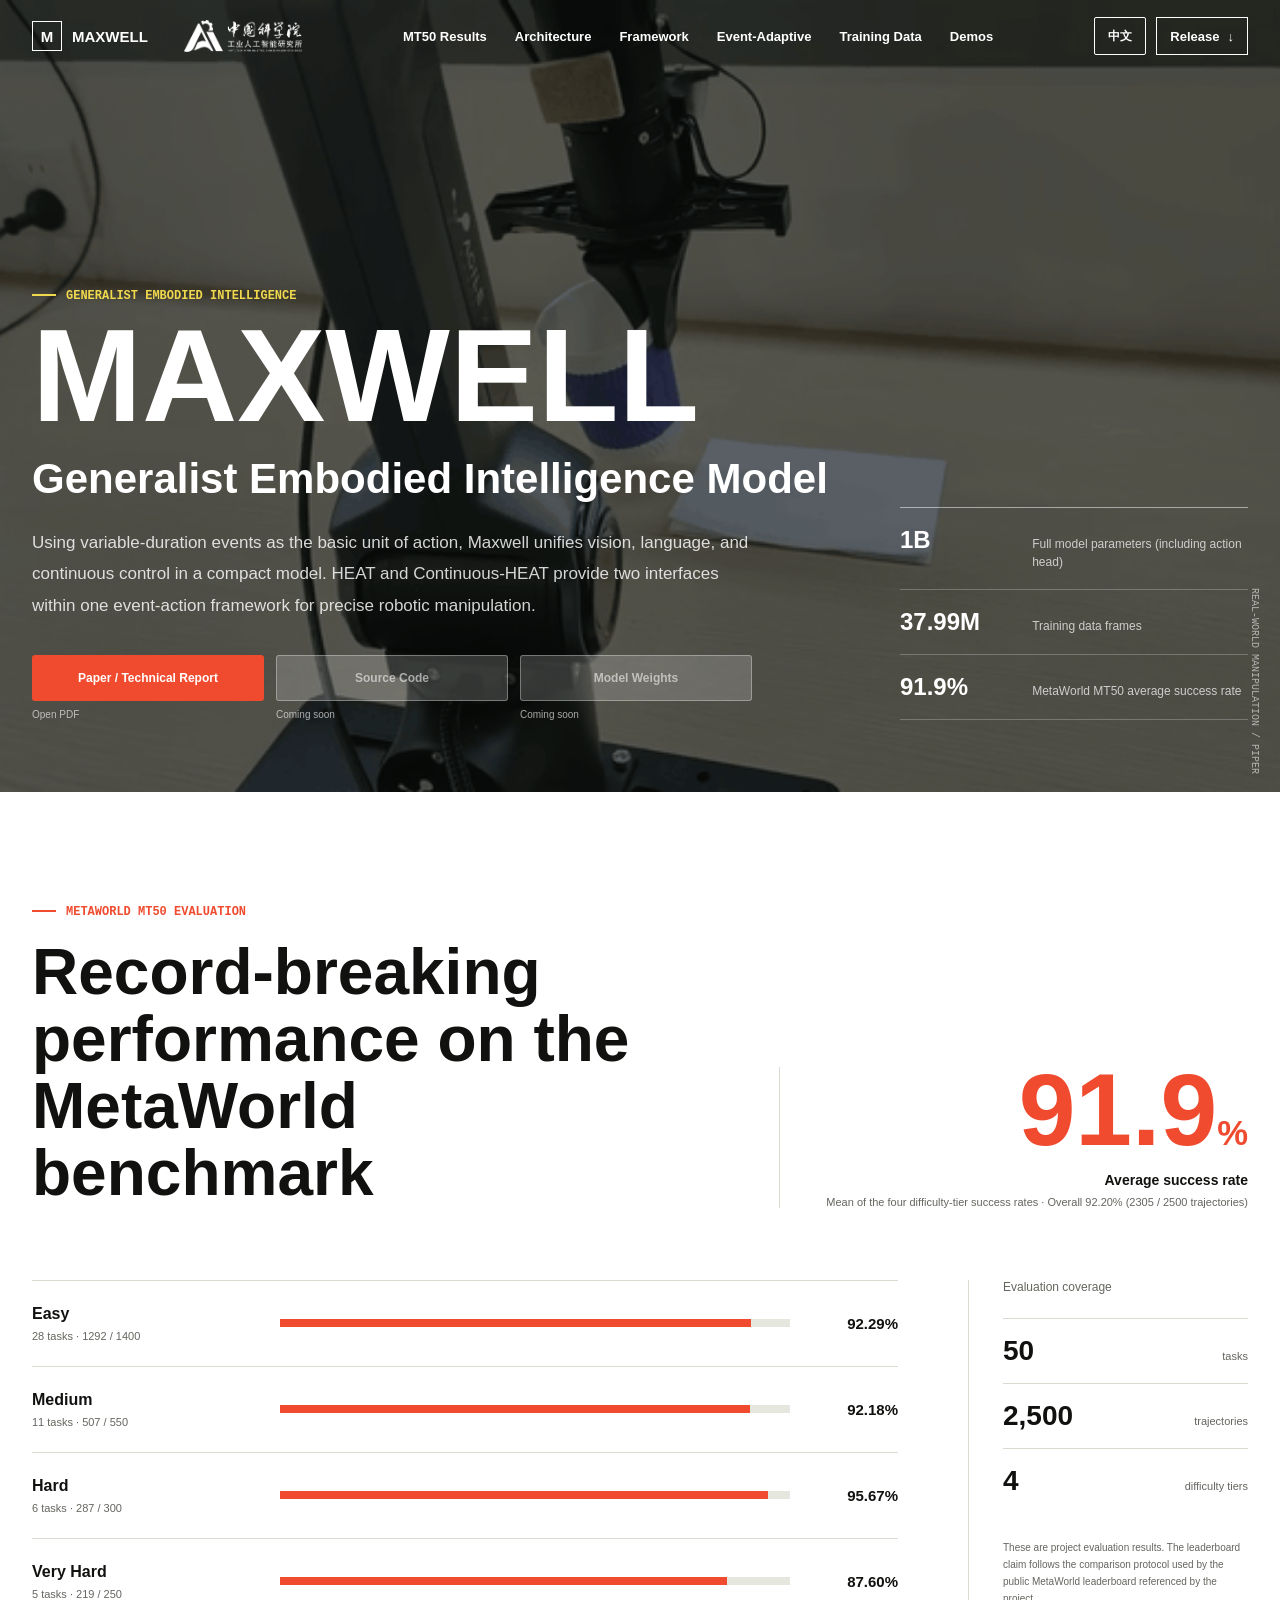
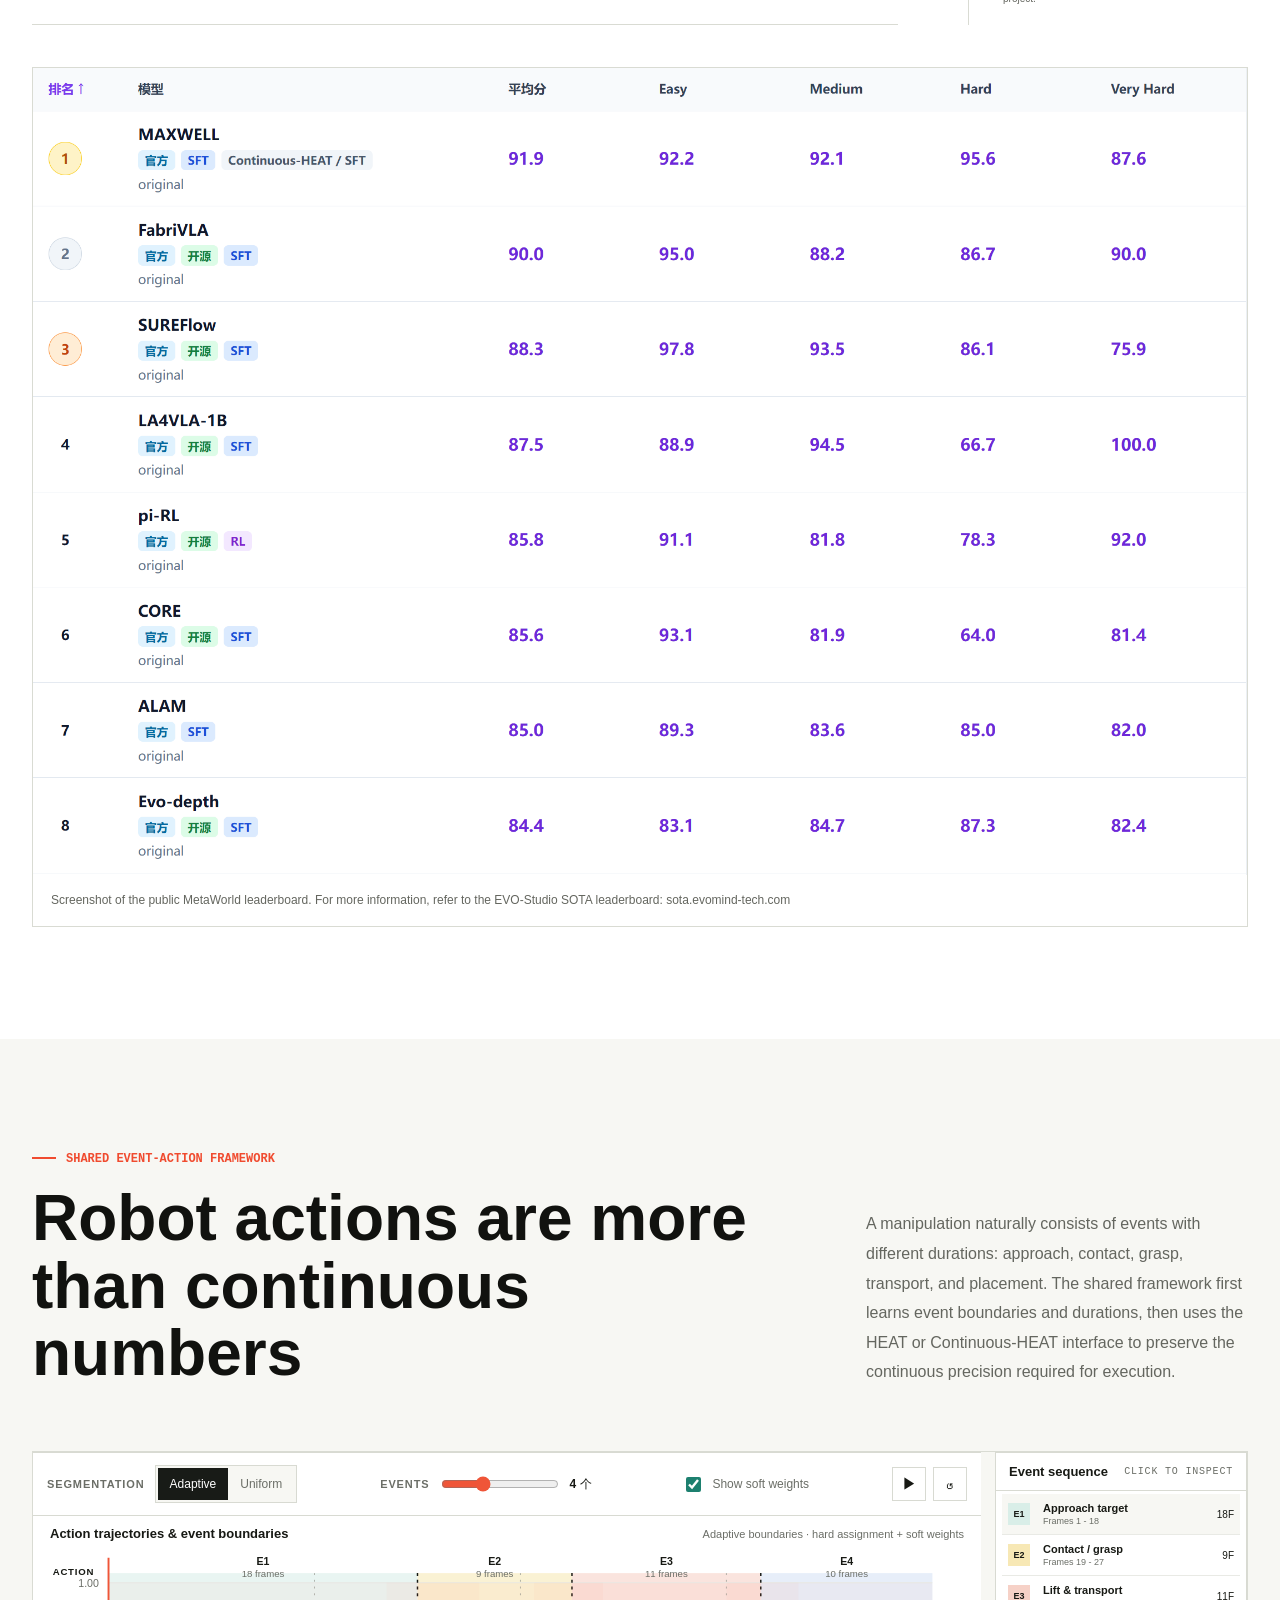
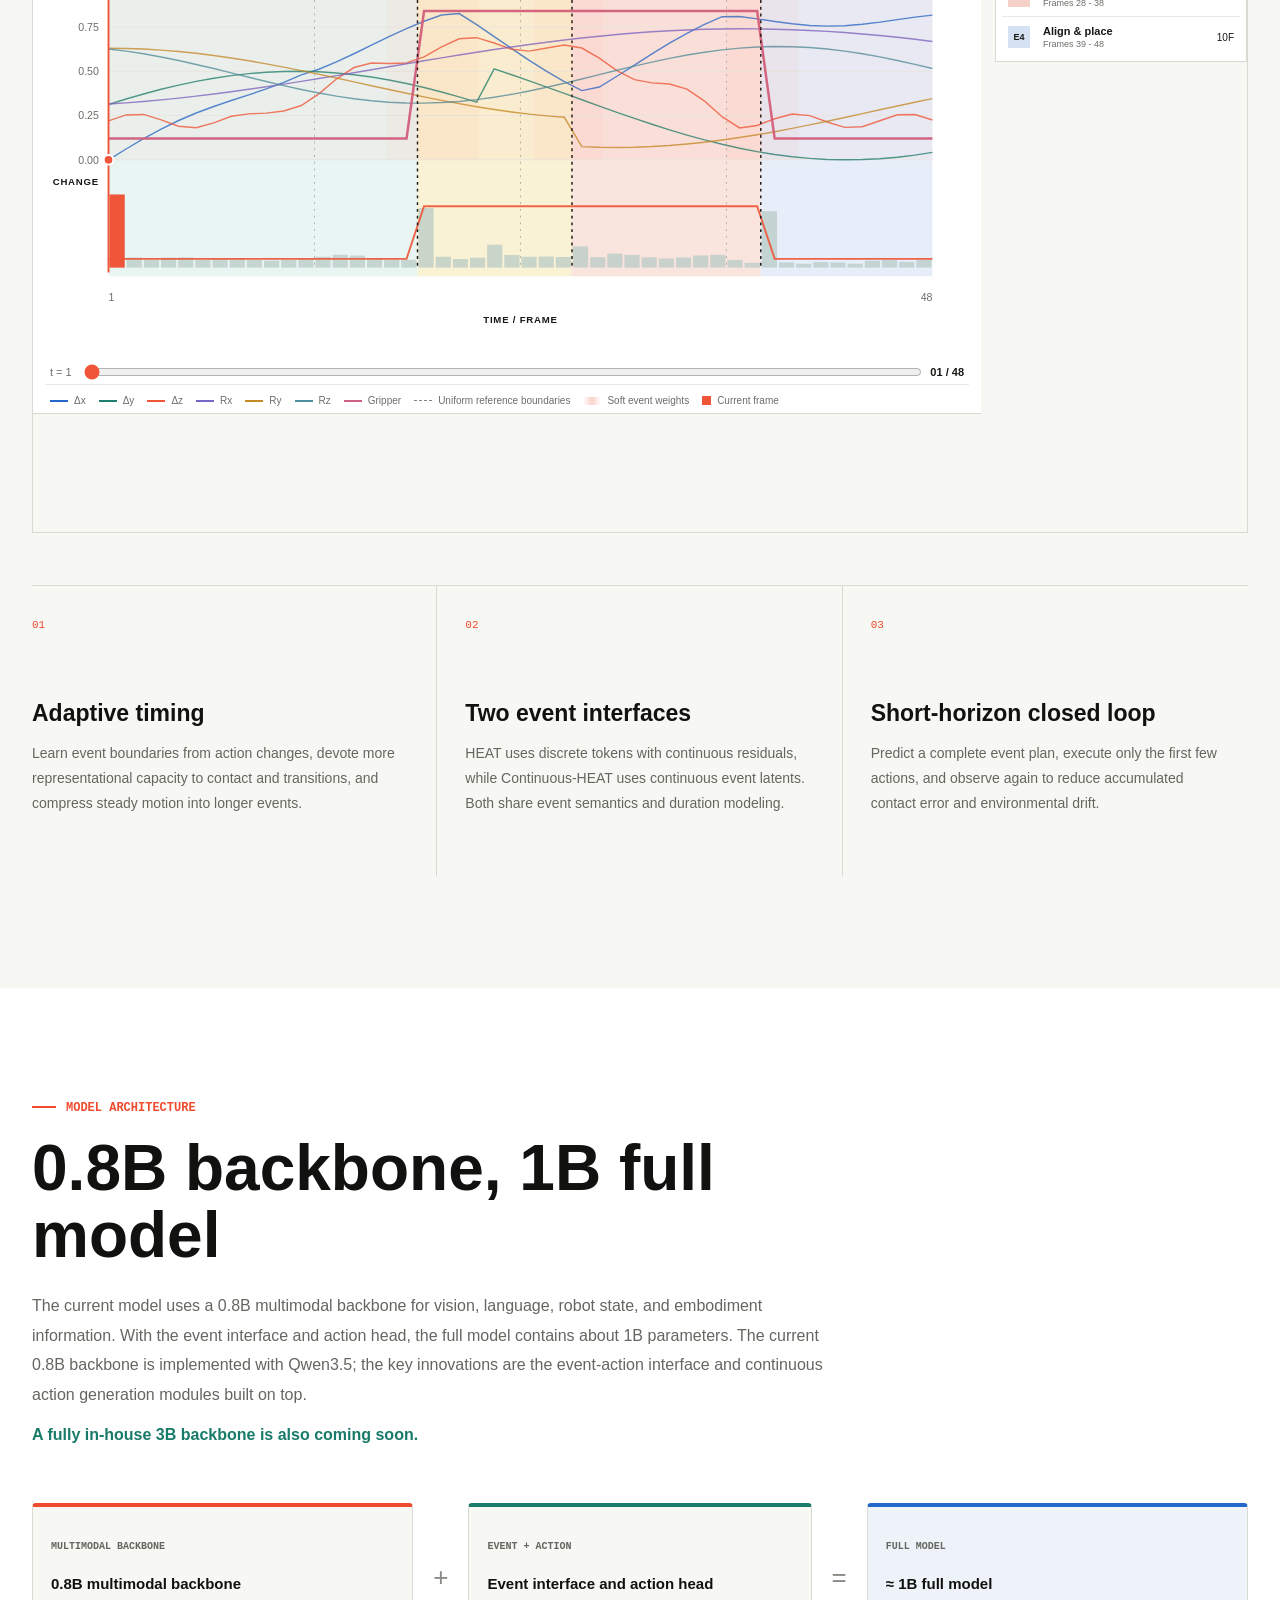
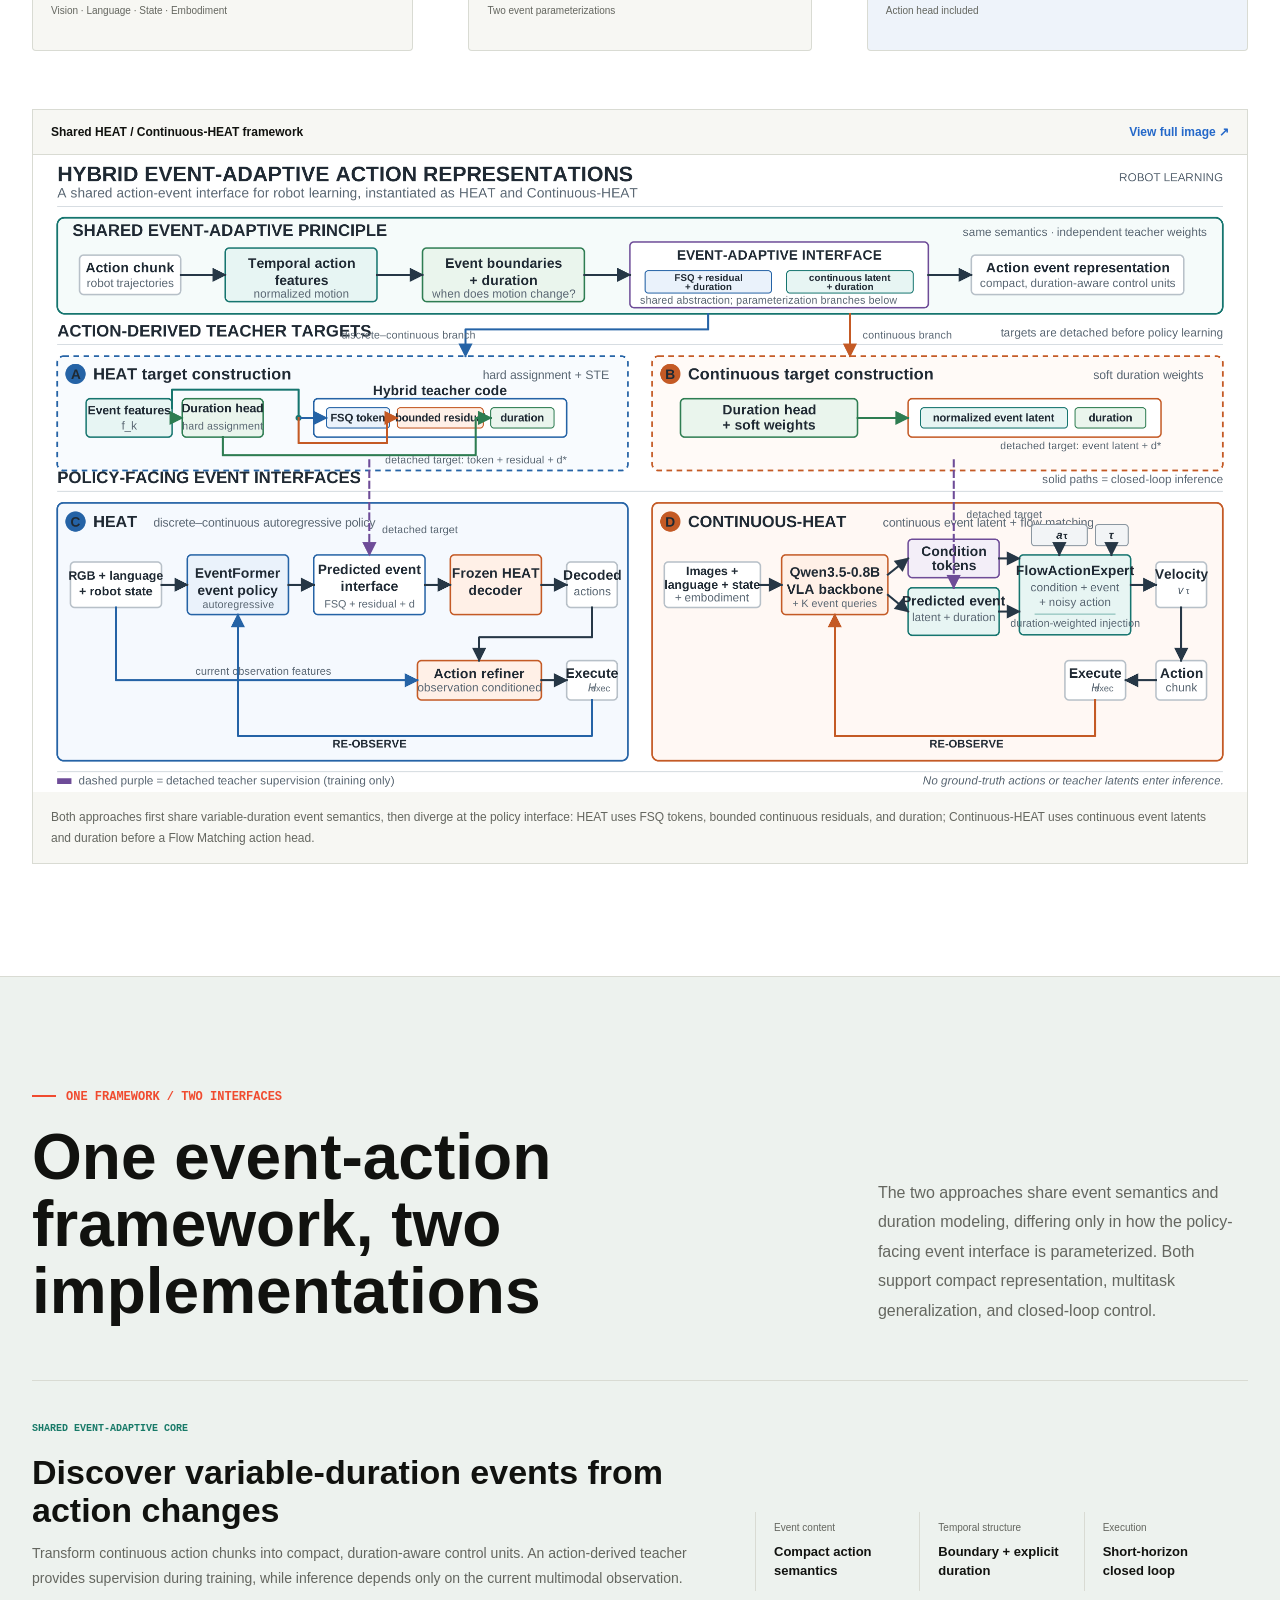
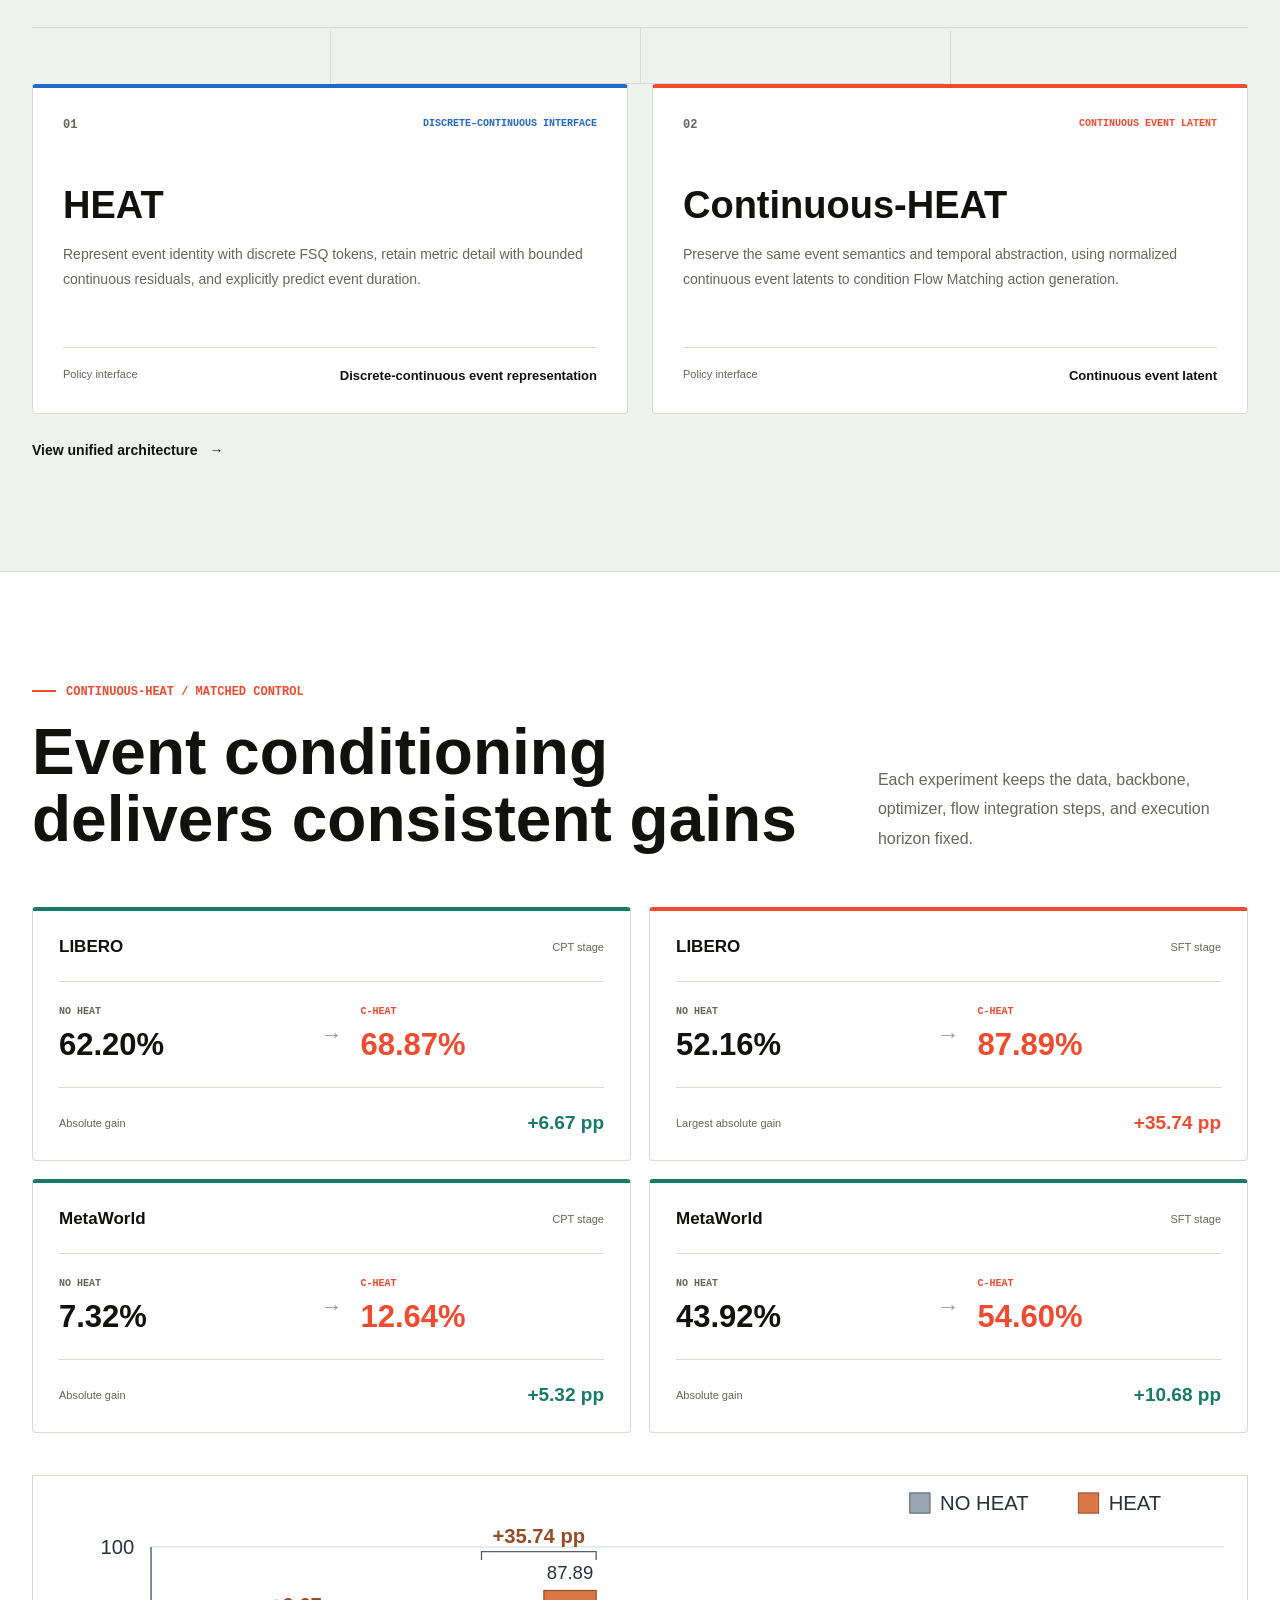
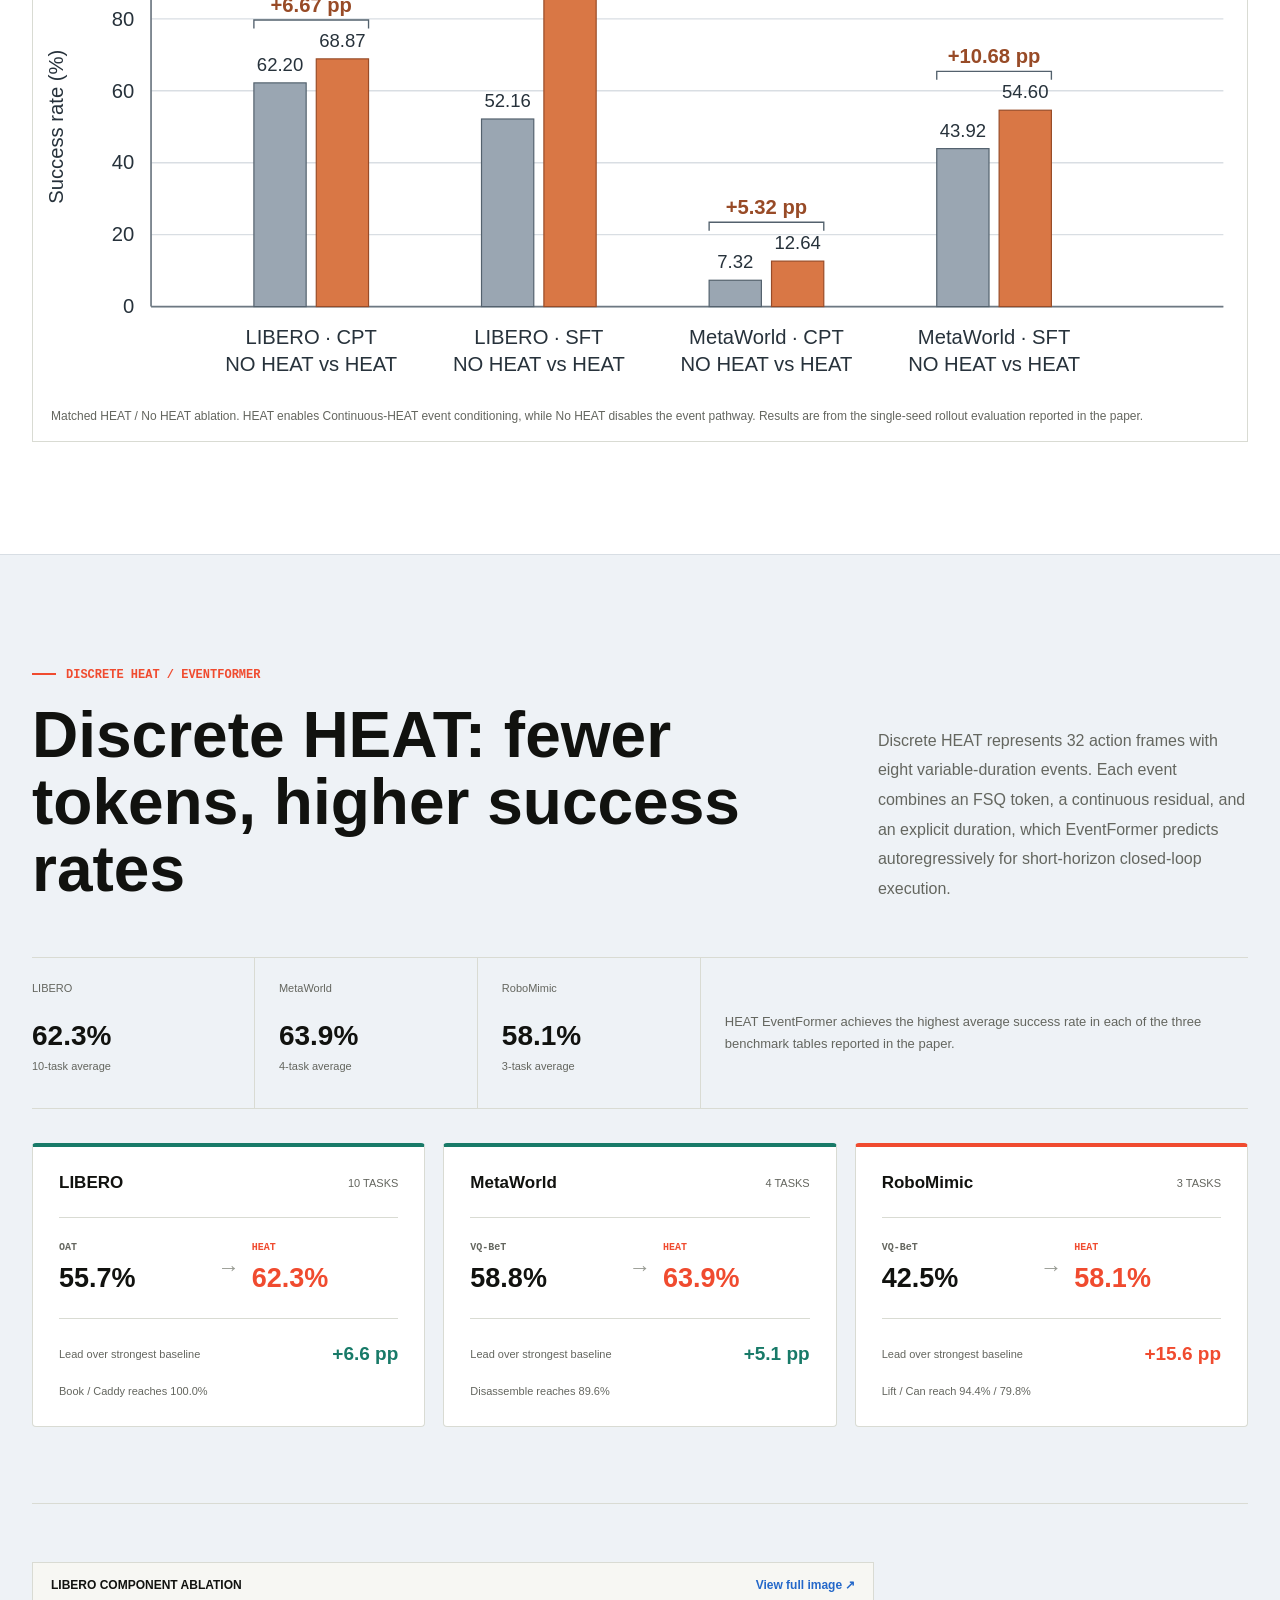
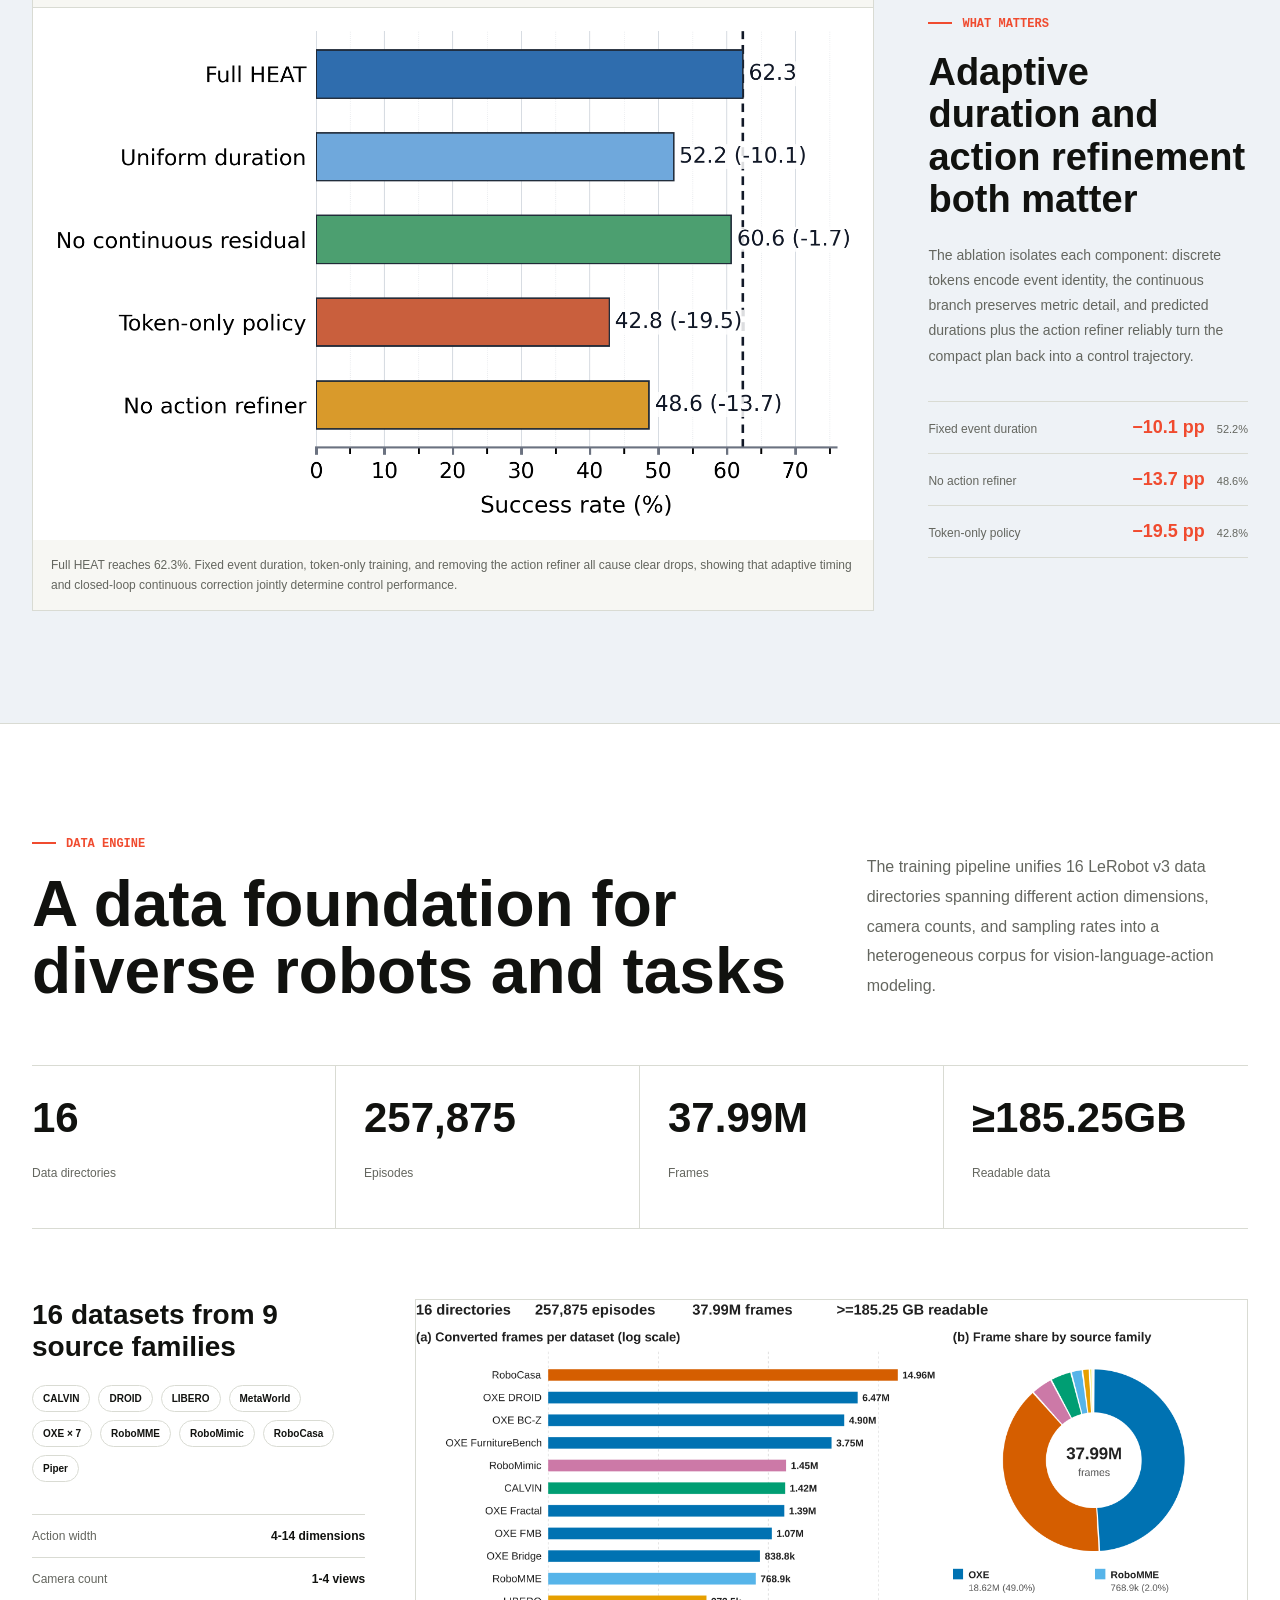
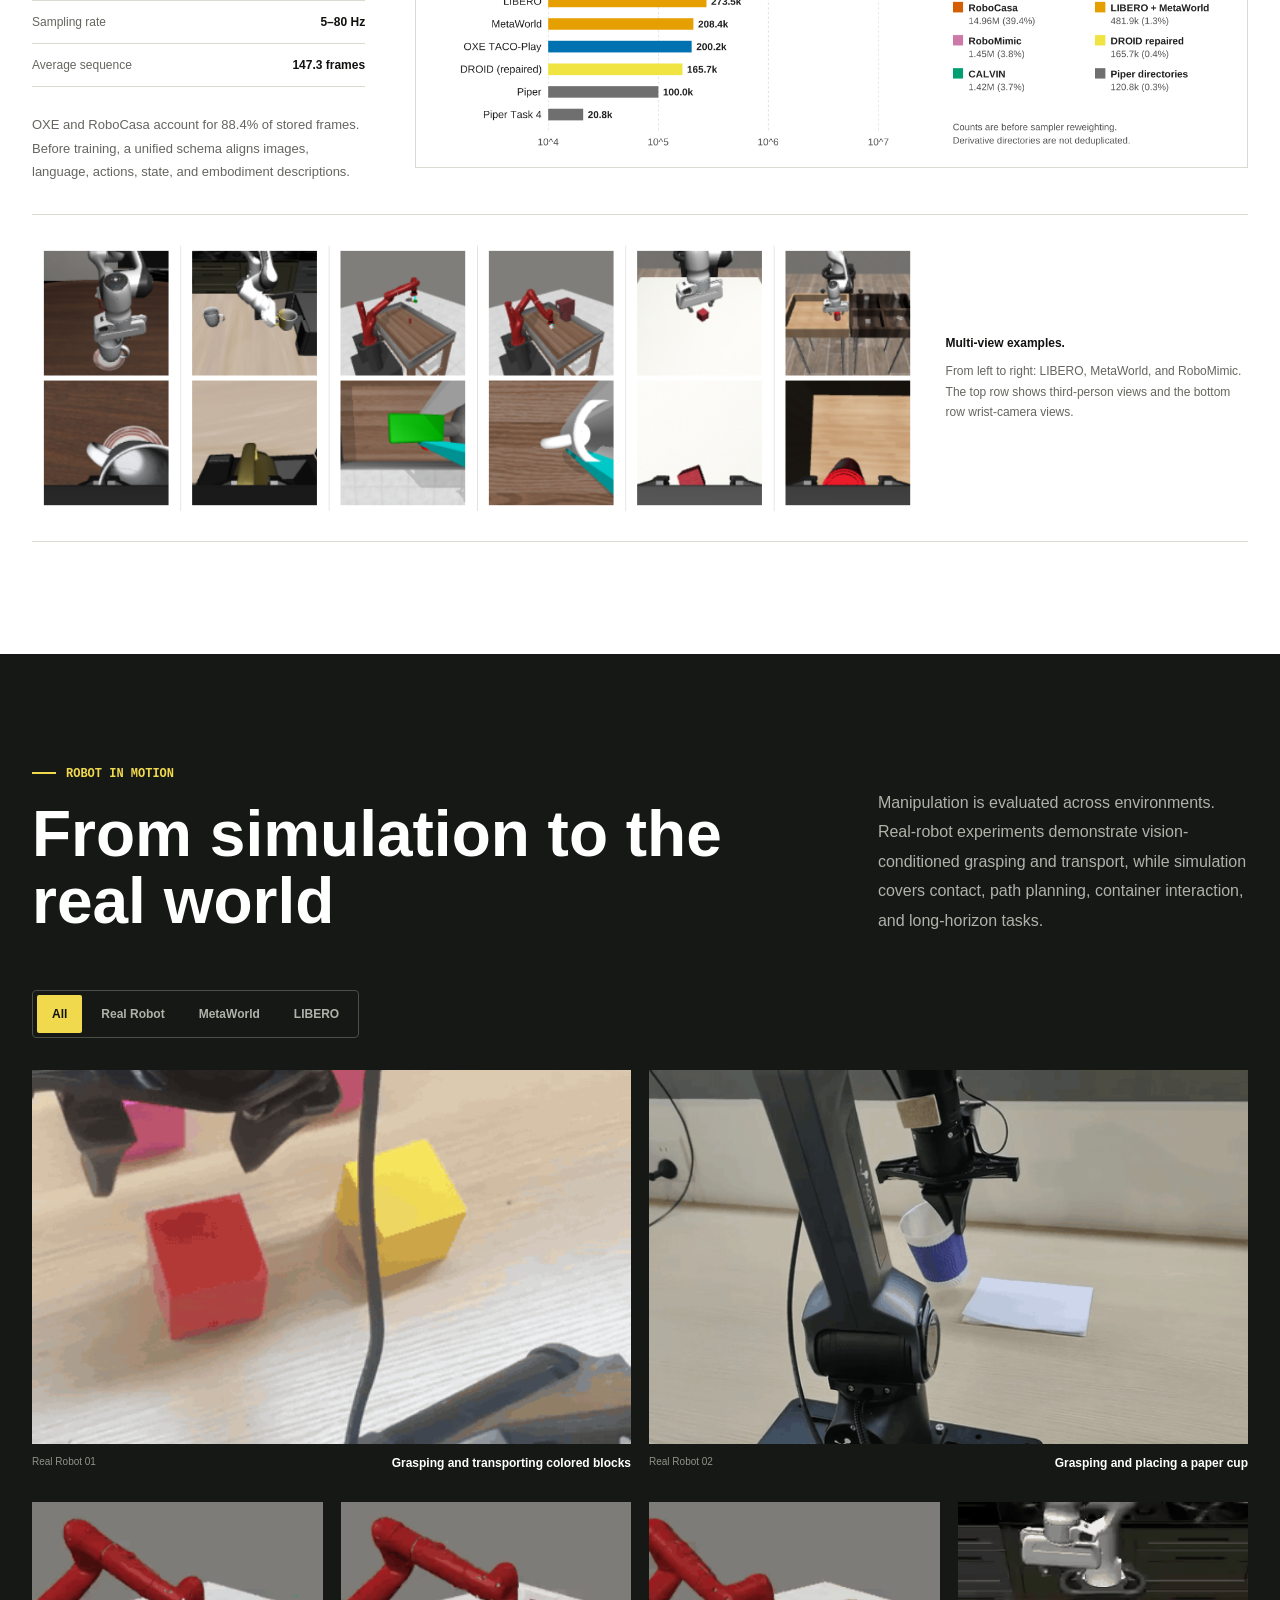
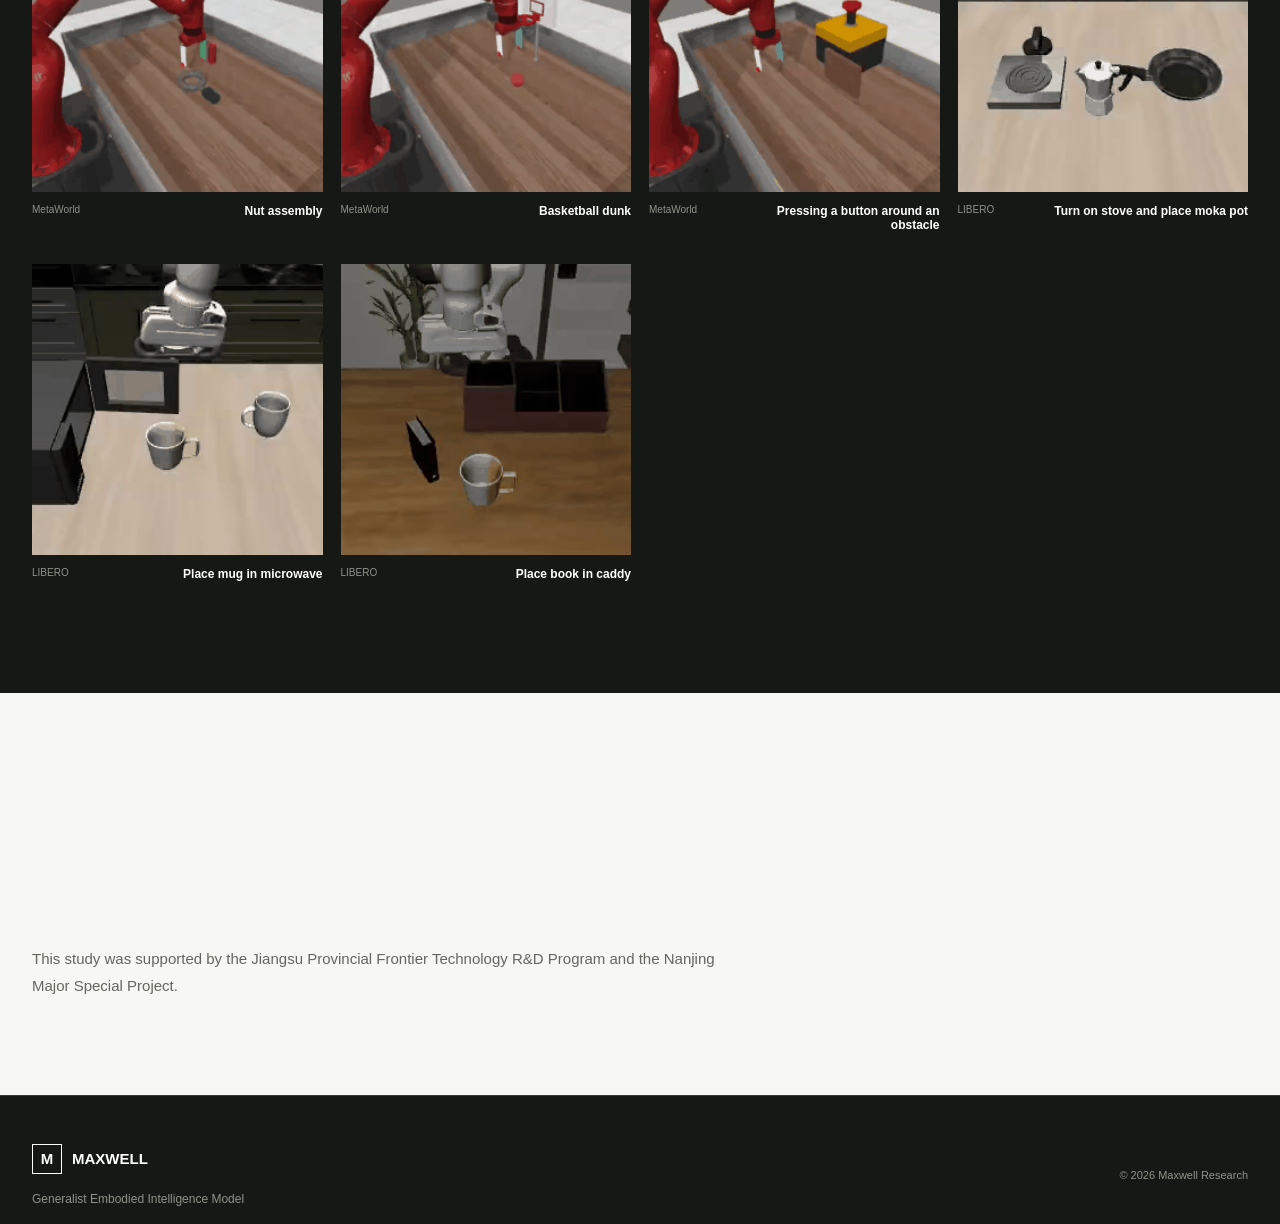
<file: index.html>
<!doctype html>
<html lang="en">
<head>
  <meta charset="UTF-8">
  <meta name="viewport" content="width=device-width, initial-scale=1">
  <meta name="description" content="Maxwell is a generalist embodied intelligence model that connects multimodal understanding with continuous robot control through event-adaptive action representations.">
  <meta name="theme-color" content="#f7f7f3">
  <title>MAXWELL | Generalist Embodied Intelligence</title>
  <link rel="icon" href="data:,">
  <link rel="stylesheet" href="styles.css">
</head>
<body>
  <a class="skip-link" href="#main">跳转到主要内容</a>

  <header class="site-header" id="top">
    <nav class="nav shell" aria-label="主导航">
      <a class="brand" href="#top" aria-label="Maxwell 首页">
        <span class="brand-mark" aria-hidden="true">M</span>
        <span>MAXWELL</span>
      </a>
      <a class="institute-link nav-institute" href="#top" aria-label="中国科学院工业人工智能研究所">
        <img src="assets/brand/iaii.png" alt="中国科学院工业人工智能研究所">
      </a>
      <div class="nav-links" id="navLinks">
        <a href="#evaluation">MT50 成绩</a>
        <a href="#architecture">模型架构</a>
        <a href="#framework">技术框架</a>
        <a href="#event-adaptive">动态事件</a>
        <a href="#data">训练数据</a>
        <a href="#demos">实验演示</a>
      </div>
      <div class="nav-actions">
        <button class="language-toggle" id="languageToggle" type="button" aria-label="Switch to Chinese" title="Switch to Chinese">中文</button>
        <a class="nav-paper" href="#release-actions">
          发布信息 <span aria-hidden="true">↓</span>
        </a>
        <button class="menu-toggle" type="button" aria-controls="navLinks" aria-expanded="false" aria-label="打开导航" title="导航菜单">
          <span></span><span></span><span></span>
        </button>
      </div>
    </nav>
  </header>

  <main id="main">
    <section class="hero" aria-labelledby="hero-title">
      <img class="hero-media" src="assets/media/real-cup.gif" alt="Maxwell 控制机械臂抓取并移动纸杯的真机实验">
      <div class="hero-shade" aria-hidden="true"></div>
      <div class="hero-grid shell">
        <div class="hero-copy reveal">
          <p class="eyebrow light">GENERALIST EMBODIED INTELLIGENCE</p>
          <h1 id="hero-title">MAXWELL</h1>
          <p class="hero-subtitle">通用具身智能模型</p>
          <p class="hero-intro">以可变时长事件为动作的基本单元，让视觉、语言与连续控制在一个紧凑模型中协同工作。HEAT 与 Continuous-HEAT 在同一事件动作框架下，以两种接口实现面向机器人操作的精细控制。</p>
          <div class="hero-release-actions" id="release-actions" aria-label="论文与模型发布信息">
            <div class="hero-release-item">
              <a class="button button-primary" href="Hybrid_Event_Adaptive_Action_Representations_for_Robot_Learning.pdf" target="_blank" rel="noreferrer">论文 / 技术报告</a>
              <small>查看论文 PDF</small>
            </div>
            <div class="hero-release-item">
              <button class="button button-ghost" type="button" disabled>开源代码</button>
              <small>即将发布</small>
            </div>
            <div class="hero-release-item">
              <button class="button button-ghost" type="button" disabled>模型权重</button>
              <small>即将发布</small>
            </div>
          </div>
        </div>
        <div class="hero-facts reveal" aria-label="核心指标">
          <div><strong>1B</strong><span>完整模型参数规模（含动作头）</span></div>
          <div><strong>37.99M</strong><span>训练数据帧规模</span></div>
          <div><strong>91.9%</strong><span>MetaWorld MT50 平均成功率</span></div>
        </div>
      </div>
      <div class="hero-caption">REAL-WORLD MANIPULATION / PIPER</div>
    </section>

    <section class="closed section" id="evaluation" aria-labelledby="evaluation-title">
      <div class="shell">
        <div class="closed-heading reveal">
          <div>
            <p class="eyebrow">METAWORLD MT50 EVALUATION</p>
            <h2 id="evaluation-title">性能指标打破 MetaWorld 权威榜单纪录</h2>
          </div>
          <div class="closed-total">
            <strong>91.9<small>%</small></strong>
            <span>平均成功率</span>
            <small>四档难度成功率均值 · 总成功率 92.20%（2305 / 2500 条轨迹成功）</small>
          </div>
        </div>

        <div class="score-layout">
          <div class="score-bars reveal" aria-label="MetaWorld 难度分档成功率">
            <div class="score-row">
              <div class="score-name"><strong>Easy</strong><span>28 项任务 · 1292 / 1400</span></div>
              <div class="bar-track"><span style="--score: 92.29%"></span></div>
              <strong class="score-value">92.29%</strong>
            </div>
            <div class="score-row">
              <div class="score-name"><strong>Medium</strong><span>11 项任务 · 507 / 550</span></div>
              <div class="bar-track"><span style="--score: 92.18%"></span></div>
              <strong class="score-value">92.18%</strong>
            </div>
            <div class="score-row">
              <div class="score-name"><strong>Hard</strong><span>6 项任务 · 287 / 300</span></div>
              <div class="bar-track"><span style="--score: 95.67%"></span></div>
              <strong class="score-value">95.67%</strong>
            </div>
            <div class="score-row">
              <div class="score-name"><strong>Very Hard</strong><span>5 项任务 · 219 / 250</span></div>
              <div class="bar-track"><span style="--score: 87.60%"></span></div>
              <strong class="score-value">87.60%</strong>
            </div>
          </div>

          <div class="score-summary reveal">
            <p>评测覆盖</p>
            <div><strong>50</strong><span>项任务</span></div>
            <div><strong>2,500</strong><span>条轨迹</span></div>
            <div><strong>4</strong><span>档难度</span></div>
            <small>以上为项目评测数据；榜单表述依据项目所采用的 MetaWorld 公开榜单比较口径。</small>
          </div>
        </div>

        <figure class="chart-figure reveal">
          <img src="assets/figures/榜单截图.png" alt="MetaWorld 公开榜单截图" loading="lazy">
          <figcaption>MetaWorld 公开榜单截图。更多信息参考物智进化（EVO-Studio）SOTA 榜单：sota.evomind-tech.com</figcaption>
        </figure>
      </div>
    </section>

    <section class="method-overview section method-section" id="method" aria-labelledby="method-title">
      <div class="shell">
        <div class="open-title-grid reveal">
          <div>
            <p class="eyebrow">SHARED EVENT-ACTION FRAMEWORK</p>
            <h2 id="method-title">机器人动作，不只是连续数字</h2>
          </div>
          <p>一次操作天然由若干持续时间不同的事件构成：接近、接触、抓取、搬运与放置。共享框架先学习事件边界与时长，再由 HEAT 或 Continuous-HEAT 接口保留真实执行所需的连续精度。</p>
        </div>

        <div class="event-lab-frame reveal" id="event-adaptive" aria-label="动态事件划分交互演示">
          <iframe src="event-adaptive-demo.html?embed=1" title="动态事件划分交互演示" loading="lazy"></iframe>
        </div>

        <div class="principles">
          <article class="principle reveal">
            <span class="principle-number">01</span>
            <h3>自适应时序</h3>
            <p>根据动作变化学习事件边界，把更多表示能力分配给接触与转换阶段，把稳定运动压缩为更长事件。</p>
          </article>
          <article class="principle reveal">
            <span class="principle-number">02</span>
            <h3>双路径事件接口</h3>
            <p>HEAT 采用离散 token 与连续残差，Continuous-HEAT 采用连续事件潜变量；二者共享事件语义与持续时间建模。</p>
          </article>
          <article class="principle reveal">
            <span class="principle-number">03</span>
            <h3>短时域闭环</h3>
            <p>先预测完整事件计划，再只执行前几个动作并重新观察环境，降低接触误差与环境变化的累积影响。</p>
          </article>
        </div>
      </div>
    </section>

    <section class="architecture section" id="architecture" aria-labelledby="architecture-title">
      <div class="shell">
        <div class="section-heading reveal">
          <p class="eyebrow">MODEL ARCHITECTURE</p>
          <h2 id="architecture-title">0.8B 主干，1B 完整模型</h2>
          <p>当前模型以 0.8B 多模态主干承接视觉、语言、机器人状态与本体信息，接入事件接口与动作头后，完整参数规模约为 1B。当前 0.8B 主干采用 Qwen3.5 实现；模型的关键设计位于其上的事件动作接口与连续动作生成模块。<span class="architecture-roadmap">3B 全自研主干版本也即将推出。</span></p>
        </div>

        <div class="architecture-flow reveal" aria-label="模型参数规模构成">
          <div class="flow-node backbone-node"><span class="node-label">MULTIMODAL BACKBONE</span><strong>0.8B 多模态主干</strong><small>视觉 · 语言 · 状态 · 本体</small></div>
          <span class="flow-operator" aria-hidden="true">+</span>
          <div class="flow-node event-node"><span class="node-label">EVENT + ACTION</span><strong>事件接口与动作头</strong><small>两种事件参数化路线</small></div>
          <span class="flow-operator" aria-hidden="true">=</span>
          <div class="flow-node model-total-node"><span class="node-label">FULL MODEL</span><strong>≈ 1B 完整模型</strong><small>包含动作头</small></div>
        </div>

        <figure class="paper-figure reveal">
          <div class="figure-bar">
            <span>HEAT / Continuous-HEAT 共享框架</span>
            <a href="assets/figures/shared-event-action-framework.png" target="_blank" rel="noreferrer">查看原图 <span aria-hidden="true">↗</span></a>
          </div>
          <img src="assets/figures/shared-event-action-framework.png" alt="HEAT 与 Continuous-HEAT 共享的事件自适应动作表征框架，展示事件边界与持续时间学习，以及离散连续和连续潜变量两种策略接口" loading="lazy">
          <figcaption>两种路线先共享可变时长事件语义，再在面向策略的接口层分化：HEAT 使用 FSQ token、有界连续残差与时长；Continuous-HEAT 使用连续事件潜变量与时长，并衔接 Flow Matching 动作头。</figcaption>
        </figure>
      </div>
    </section>

    <section class="framework-intro section" id="framework" aria-labelledby="framework-title">
      <div class="shell">
        <div class="section-heading split-heading reveal">
          <div>
            <p class="eyebrow">ONE FRAMEWORK / TWO INTERFACES</p>
            <h2 id="framework-title">一个事件动作框架，两种实现路线</h2>
          </div>
          <p>两种路线共享事件语义与持续时间建模，只在面向策略的事件接口上采用不同参数化方式，并共同服务于紧凑表征、多任务泛化与闭环控制。</p>
        </div>

        <div class="framework-core reveal">
          <div class="framework-core-copy">
            <span class="framework-label">SHARED EVENT-ADAPTIVE CORE</span>
            <h3>从动作变化中发现可变时长事件</h3>
            <p>把连续动作块转化为紧凑、具备持续时间感知的控制单元；训练阶段由动作派生教师提供监督，推理阶段只依赖当前多模态观察。</p>
          </div>
          <dl class="framework-core-specs">
            <div><dt>事件内容</dt><dd>紧凑动作语义</dd></div>
            <div><dt>时间结构</dt><dd>边界 + 显式时长</dd></div>
            <div><dt>执行机制</dt><dd>短时域闭环</dd></div>
          </dl>
        </div>

        <div class="route-connector reveal" aria-hidden="true"></div>

        <div class="route-grid">
          <article class="route route-heat reveal">
            <div class="route-topline">
              <span class="route-index">01</span>
              <span class="route-label">DISCRETE–CONTINUOUS INTERFACE</span>
            </div>
            <h3>HEAT</h3>
            <p>以 FSQ 离散 token 表达事件身份，以有界连续残差保留度量细节，并显式预测事件持续时间。</p>
            <div class="route-detail"><span>策略接口</span><strong>离散—连续事件表示</strong></div>
          </article>

          <article class="route route-continuous reveal">
            <div class="route-topline">
              <span class="route-index">02</span>
              <span class="route-label">CONTINUOUS EVENT LATENT</span>
            </div>
            <h3>Continuous-HEAT</h3>
            <p>保留相同的事件语义与时间抽象，以归一化连续事件潜变量为 Flow Matching 动作生成提供条件。</p>
            <div class="route-detail"><span>策略接口</span><strong>连续事件潜变量</strong></div>
          </article>
        </div>

        <a class="text-link framework-link reveal" href="#architecture">查看统一架构 <span aria-hidden="true">→</span></a>
      </div>
    </section>

    <section class="results section tint-section" aria-labelledby="results-title">
      <div class="shell">
        <div class="section-heading split-heading reveal">
          <div>
            <p class="eyebrow">CONTINUOUS-HEAT / MATCHED CONTROL</p>
            <h2 id="results-title">事件条件带来稳定增益</h2>
          </div>
          <p>每组实验都保持数据、骨干、优化器、流积分步数与执行时域一致。</p>
        </div>

        <div class="comparison-grid reveal" aria-label="HEAT 与 No HEAT 成功率对照">
          <article class="comparison-card">
            <header><span>LIBERO</span><small>CPT 阶段</small></header>
            <div class="heat-pair">
              <div><span>NO HEAT</span><strong>62.20%</strong></div>
              <span class="pair-arrow" aria-hidden="true">→</span>
              <div class="with-heat"><span>C-HEAT</span><strong>68.87%</strong></div>
            </div>
            <footer><span>绝对增益</span><strong>+6.67 pp</strong></footer>
          </article>
          <article class="comparison-card largest-gain">
            <header><span>LIBERO</span><small>SFT 阶段</small></header>
            <div class="heat-pair">
              <div><span>NO HEAT</span><strong>52.16%</strong></div>
              <span class="pair-arrow" aria-hidden="true">→</span>
              <div class="with-heat"><span>C-HEAT</span><strong>87.89%</strong></div>
            </div>
            <footer><span>最大绝对增益</span><strong>+35.74 pp</strong></footer>
          </article>
          <article class="comparison-card">
            <header><span>MetaWorld</span><small>CPT 阶段</small></header>
            <div class="heat-pair">
              <div><span>NO HEAT</span><strong>7.32%</strong></div>
              <span class="pair-arrow" aria-hidden="true">→</span>
              <div class="with-heat"><span>C-HEAT</span><strong>12.64%</strong></div>
            </div>
            <footer><span>绝对增益</span><strong>+5.32 pp</strong></footer>
          </article>
          <article class="comparison-card">
            <header><span>MetaWorld</span><small>SFT 阶段</small></header>
            <div class="heat-pair">
              <div><span>NO HEAT</span><strong>43.92%</strong></div>
              <span class="pair-arrow" aria-hidden="true">→</span>
              <div class="with-heat"><span>C-HEAT</span><strong>54.60%</strong></div>
            </div>
            <footer><span>绝对增益</span><strong>+10.68 pp</strong></footer>
          </article>
        </div>

        <figure class="chart-figure reveal">
          <img src="assets/figures/heat-vs-noheat.svg" alt="在相同 CPT 或 SFT 训练阶段内，HEAT 与 No HEAT 在 LIBERO 和 MetaWorld 上的成功率对比" loading="lazy">
          <figcaption>HEAT / No HEAT 匹配消融。这里的 HEAT 表示启用 Continuous-HEAT 事件条件，No HEAT 表示关闭事件通路；结果来自论文所列的单次种子 rollout 评测。</figcaption>
        </figure>

      </div>
    </section>

    <section class="discrete-results section" id="discrete-heat" aria-labelledby="discrete-heat-title">
      <div class="shell">
        <div class="section-heading split-heading reveal">
          <div>
            <p class="eyebrow">DISCRETE HEAT / EVENTFORMER</p>
            <h2 id="discrete-heat-title">离散 HEAT：更少 token，更高成功率</h2>
          </div>
          <p>离散版 HEAT 用 8 个可变时长事件表示 32 帧动作，每个事件由 FSQ token、连续残差与显式时长组成，再由 EventFormer 自回归预测并以短时域闭环执行。</p>
        </div>

        <div class="benchmark-strip reveal" aria-label="离散 HEAT 基准成功率">
          <div><span>LIBERO</span><strong>62.3%</strong><small>10 项任务平均</small></div>
          <div><span>MetaWorld</span><strong>63.9%</strong><small>4 项任务平均</small></div>
          <div><span>RoboMimic</span><strong>58.1%</strong><small>3 项任务平均</small></div>
          <p>HEAT EventFormer 在论文列出的三组基准中均达到相应表格的最高平均成功率。</p>
        </div>

        <div class="comparison-grid discrete-comparison-grid reveal" aria-label="离散 HEAT 与各基准最强对照方法的成功率比较">
          <article class="comparison-card discrete-heat-card">
            <header><span>LIBERO</span><small>10 TASKS</small></header>
            <div class="heat-pair">
              <div><span>OAT</span><strong>55.7%</strong></div>
              <span class="pair-arrow" aria-hidden="true">→</span>
              <div class="with-heat"><span>HEAT</span><strong>62.3%</strong></div>
            </div>
            <footer><span>领先最强对照</span><strong>+6.6 pp</strong></footer>
            <small class="task-highlight">Book / Caddy 任务达到 100.0%</small>
          </article>
          <article class="comparison-card discrete-heat-card">
            <header><span>MetaWorld</span><small>4 TASKS</small></header>
            <div class="heat-pair">
              <div><span>VQ-BeT</span><strong>58.8%</strong></div>
              <span class="pair-arrow" aria-hidden="true">→</span>
              <div class="with-heat"><span>HEAT</span><strong>63.9%</strong></div>
            </div>
            <footer><span>领先最强对照</span><strong>+5.1 pp</strong></footer>
            <small class="task-highlight">Disassemble 任务达到 89.6%</small>
          </article>
          <article class="comparison-card discrete-heat-card largest-gain">
            <header><span>RoboMimic</span><small>3 TASKS</small></header>
            <div class="heat-pair">
              <div><span>VQ-BeT</span><strong>42.5%</strong></div>
              <span class="pair-arrow" aria-hidden="true">→</span>
              <div class="with-heat"><span>HEAT</span><strong>58.1%</strong></div>
            </div>
            <footer><span>领先最强对照</span><strong>+15.6 pp</strong></footer>
            <small class="task-highlight">Lift / Can 分别达到 94.4% / 79.8%</small>
          </article>
        </div>

        <div class="experiment-evidence">
          <figure class="heat-experiment-figure reveal">
            <div class="figure-bar">
              <span>LIBERO COMPONENT ABLATION</span>
              <a href="assets/figures/discrete-heat-ablation.png" target="_blank" rel="noreferrer">查看原图 <span aria-hidden="true">↗</span></a>
            </div>
            <img src="assets/figures/discrete-heat-ablation.png" alt="离散 HEAT 在 LIBERO 上的组件消融成功率" loading="lazy">
            <figcaption>完整 HEAT 达到 62.3%。固定事件时长、仅训练 token 或移除动作修正器都会带来明显下降，说明自适应时序与闭环连续修正共同决定最终控制性能。</figcaption>
          </figure>

          <div class="experiment-notes reveal">
            <p class="eyebrow">WHAT MATTERS</p>
            <h3>自适应时长与动作修正不可或缺</h3>
            <p>消融结果把增益拆到具体组件：离散 token 提供事件身份，连续分支保留度量细节，预测时长与动作修正器负责将紧凑计划可靠地还原为控制轨迹。</p>
            <dl class="ablation-metrics">
              <div><dt>固定事件时长</dt><dd><strong>−10.1 pp</strong><span>52.2%</span></dd></div>
              <div><dt>移除动作修正器</dt><dd><strong>−13.7 pp</strong><span>48.6%</span></dd></div>
              <div><dt>仅 token 策略</dt><dd><strong>−19.5 pp</strong><span>42.8%</span></dd></div>
            </dl>
          </div>
        </div>

      </div>
    </section>

    <section class="data section" id="data" aria-labelledby="data-title">
      <div class="shell">
        <div class="data-heading reveal">
          <div>
            <p class="eyebrow">DATA ENGINE</p>
            <h2 id="data-title">面向不同机器人与任务的数据底座</h2>
          </div>
          <p>训练管线统一整理 16 组 LeRobot v3 数据目录，覆盖不同动作维度、相机数量与采集频率，为视觉语言动作模型提供异构训练语料。</p>
        </div>

        <div class="data-metrics reveal">
          <div><strong>16</strong><span>数据目录</span></div>
          <div><strong>257,875</strong><span>Episodes</span></div>
          <div><strong>37.99M</strong><span>Frames</span></div>
          <div><strong>≥185.25GB</strong><span>可读取数据</span></div>
        </div>

        <div class="dataset-layout">
          <div class="dataset-copy reveal">
            <h3>16 组数据，覆盖 9 类来源</h3>
            <div class="dataset-tags" aria-label="数据集来源">
              <span>CALVIN</span><span>DROID</span><span>LIBERO</span><span>MetaWorld</span><span>OXE × 7</span><span>RoboMME</span><span>RoboMimic</span><span>RoboCasa</span><span>Piper</span>
            </div>
            <dl class="data-specs">
              <div><dt>动作宽度</dt><dd>4–14 维</dd></div>
              <div><dt>相机数量</dt><dd>1–4 路</dd></div>
              <div><dt>采集频率</dt><dd>5–80 Hz</dd></div>
              <div><dt>平均序列</dt><dd>147.3 帧</dd></div>
            </dl>
            <p>OXE 与 RoboCasa 合计占已存储帧数的 88.4%。训练前通过统一 schema 对齐图像、语言、动作、状态与本体描述。</p>
          </div>
          <figure class="data-figure reveal">
            <img src="assets/figures/dataset-distribution.png" alt="16 组训练数据的帧数量与来源占比分布" loading="lazy">
          </figure>
        </div>

        <figure class="dataset-samples reveal">
          <img src="assets/figures/dataset-examples.png" alt="LIBERO、MetaWorld 与 RoboMimic 的第三人称和腕部相机样例" loading="lazy">
          <figcaption><strong>多视角样例。</strong> 从左至右为 LIBERO、MetaWorld 与 RoboMimic；上排是第三人称视角，下排是腕部视角。</figcaption>
        </figure>
      </div>
    </section>

    <section class="demos section dark-section" id="demos" aria-labelledby="demos-title">
      <div class="shell">
        <div class="section-heading split-heading reveal">
          <div>
            <p class="eyebrow light">ROBOT IN MOTION</p>
            <h2 id="demos-title">从仿真到真机</h2>
          </div>
          <p>操作能力在不同环境中接受验证。真机实验展示视觉条件下的抓取与搬运；仿真任务覆盖接触、路径规划、容器操作与长序列任务。</p>
        </div>

        <div class="filter-bar reveal" role="group" aria-label="演示筛选">
          <button class="filter-button active" type="button" data-filter="all" aria-pressed="true">全部</button>
          <button class="filter-button" type="button" data-filter="real" aria-pressed="false">真机</button>
          <button class="filter-button" type="button" data-filter="metaworld" aria-pressed="false">MetaWorld</button>
          <button class="filter-button" type="button" data-filter="libero" aria-pressed="false">LIBERO</button>
        </div>

        <div class="demo-grid">
          <figure class="demo-item demo-real demo-portrait reveal" data-group="real">
            <div class="demo-media"><img src="assets/media/real-blocks.gif" alt="机械臂抓取并搬运彩色积木的真机实验" loading="lazy"></div>
            <figcaption><span>真机实验 01</span><strong>彩色积木抓取与搬运</strong></figcaption>
          </figure>
          <figure class="demo-item demo-real demo-wide reveal" data-group="real">
            <div class="demo-media"><img src="assets/media/real-cup.gif" alt="机械臂抓取纸杯并移动到目标位置的真机实验" loading="lazy"></div>
            <figcaption><span>真机实验 02</span><strong>纸杯抓取与定点放置</strong></figcaption>
          </figure>
          <figure class="demo-item reveal" data-group="metaworld">
            <div class="demo-media"><img src="assets/media/metaworld-nut-peg.gif" alt="MetaWorld 螺母套柱仿真任务" loading="lazy"></div>
            <figcaption><span>MetaWorld</span><strong>螺母套柱</strong></figcaption>
          </figure>
          <figure class="demo-item reveal" data-group="metaworld">
            <div class="demo-media"><img src="assets/media/metaworld-basketball.gif" alt="MetaWorld 抓球入筐仿真任务" loading="lazy"></div>
            <figcaption><span>MetaWorld</span><strong>抓球入筐</strong></figcaption>
          </figure>
          <figure class="demo-item reveal" data-group="metaworld">
            <div class="demo-media"><img src="assets/media/metaworld-wall-button.gif" alt="MetaWorld 绕过障碍按下按钮仿真任务" loading="lazy"></div>
            <figcaption><span>MetaWorld</span><strong>绕障按按钮</strong></figcaption>
          </figure>
          <figure class="demo-item reveal" data-group="libero">
            <div class="demo-media"><img src="assets/media/libero-stove-moka.gif" alt="LIBERO 开启炉灶并放置摩卡壶仿真任务" loading="lazy"></div>
            <figcaption><span>LIBERO</span><strong>开灶放壶</strong></figcaption>
          </figure>
          <figure class="demo-item reveal" data-group="libero">
            <div class="demo-media"><img src="assets/media/libero-mug-microwave.gif" alt="LIBERO 将杯子放入微波炉并关闭炉门仿真任务" loading="lazy"></div>
            <figcaption><span>LIBERO</span><strong>移杯入微波炉</strong></figcaption>
          </figure>
          <figure class="demo-item reveal" data-group="libero">
            <div class="demo-media"><img src="assets/media/libero-book-caddy.gif" alt="LIBERO 将书本放入收纳盒后部仿真任务" loading="lazy"></div>
            <figcaption><span>LIBERO</span><strong>书本放入收纳盒</strong></figcaption>
          </figure>
        </div>
      </div>
    </section>

    <section class="section acknowledgments" id="acknowledgments" aria-labelledby="acknowledgments-title">
      <div class="shell">
        <div class="section-heading reveal">
          <p class="eyebrow">ACKNOWLEDGMENTS</p>
          <h2 id="acknowledgments-title">致谢</h2>
        </div>
        <p class="acknowledgment-note">本研究得到江苏省前沿技术研发计划和南京市重大专项资助。</p>
      </div>
    </section>

  </main>

  <footer class="footer">
    <div class="shell footer-grid">
      <div>
        <a class="brand footer-brand" href="#top"><span class="brand-mark" aria-hidden="true">M</span><span>MAXWELL</span></a>
        <p>通用具身智能模型</p>
      </div>
      <div class="footer-meta">
        <span>© <span id="year">2026</span> Maxwell Research</span>
      </div>
    </div>
  </footer>

  <script src="script.js"></script>
</body>
</html>
</file>
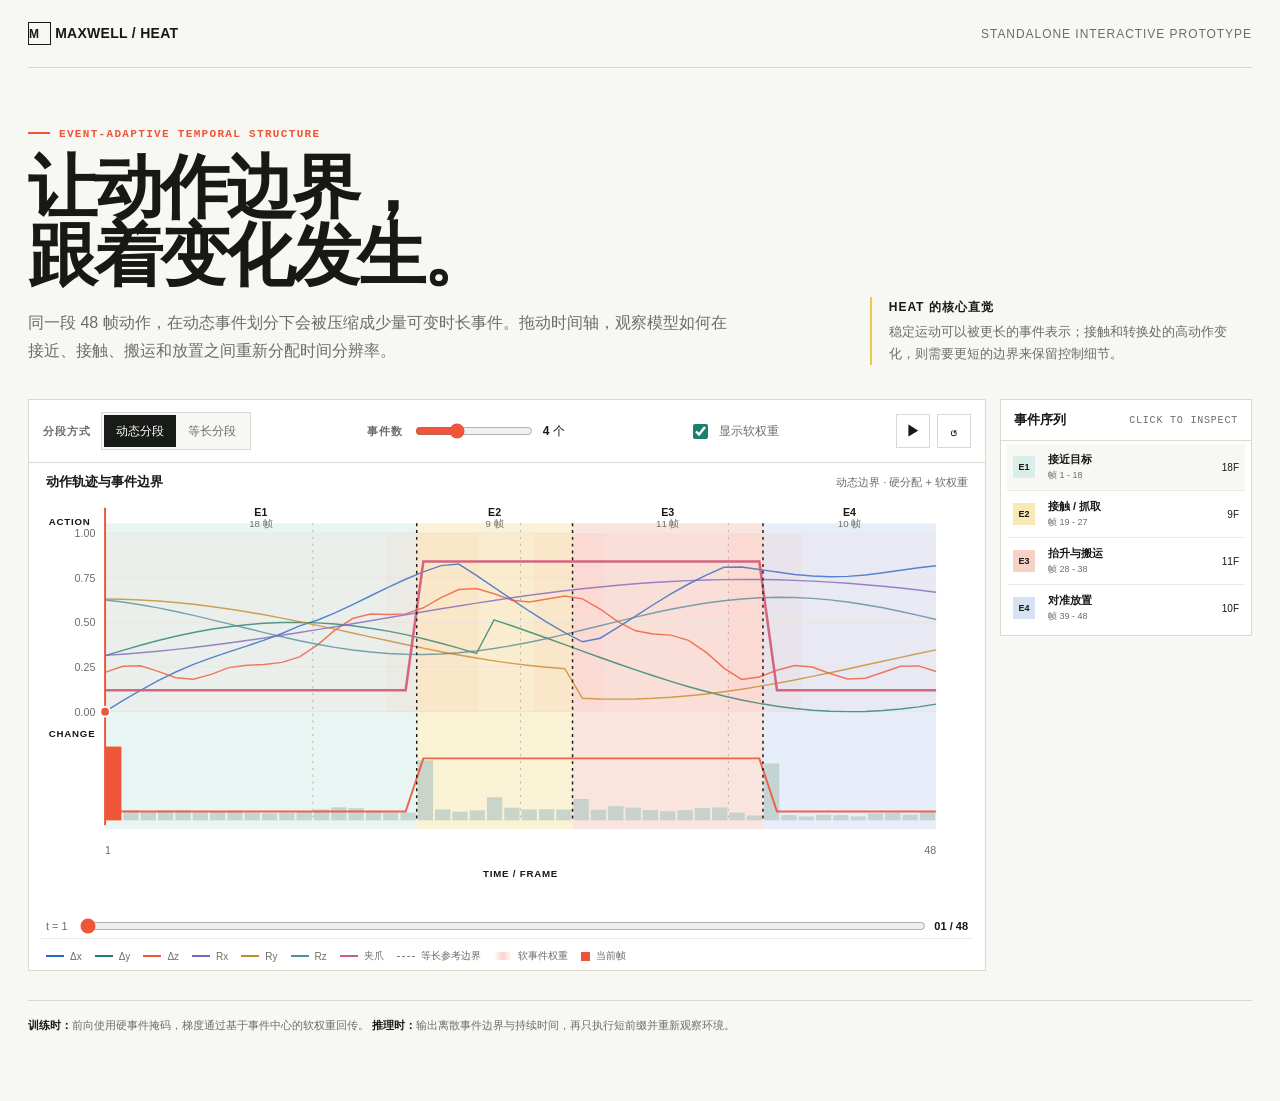
<file: event-adaptive-demo.html>
<!doctype html>
<html lang="zh-CN">
<head>
  <meta charset="utf-8">
  <meta name="viewport" content="width=device-width, initial-scale=1">
  <title>动态事件划分 | HEAT</title>
  <style>
    :root {
      color-scheme: light;
      --paper: #f7f7f3;
      --white: #fff;
      --ink: #171914;
      --muted: #6b6e67;
      --line: #d8dad2;
      --soft-line: #e9eae5;
      --dark: #181b17;
      --dark-2: #242923;
      --orange: #ef5538;
      --yellow: #e9c946;
      --teal: #1d806f;
      --blue: #2a6dc9;
      --violet: #7965c5;
      --event-1: #d9eee8;
      --event-2: #f7e8b5;
      --event-3: #f6d1c7;
      --event-4: #d6e2f4;
      --event-5: #e4d9f2;
      --event-6: #d9e8cb;
    }
    * { box-sizing: border-box; }
    html { scroll-behavior: smooth; }
    body {
      margin: 0;
      min-width: 320px;
      overflow-x: hidden;
      background: var(--paper);
      color: var(--ink);
      font-family: Inter, "Helvetica Neue", Arial, "PingFang SC", "Microsoft YaHei", sans-serif;
      letter-spacing: 0;
    }
    button, select, input { font: inherit; }
    button { cursor: pointer; }
    .shell { width: min(1320px, calc(100% - 56px)); margin: 0 auto; }
    .topbar {
      min-height: 68px;
      display: flex;
      align-items: center;
      justify-content: space-between;
      border-bottom: 1px solid var(--line);
      color: var(--muted);
      font-size: 12px;
      letter-spacing: .08em;
      text-transform: uppercase;
    }
    .topbar strong { color: var(--ink); font-size: 14px; letter-spacing: .02em; }
    .topbar span { display: inline-flex; align-items: center; gap: 10px; }
    .mark { width: 23px; height: 23px; display: inline-grid; place-items: center; border: 1px solid var(--ink); color: var(--ink); font-size: 12px; font-weight: 800; }
    .intro { padding: 60px 0 34px; display: grid; grid-template-columns: minmax(0, 1.35fr) minmax(260px, .65fr); gap: 48px; align-items: end; }
    .intro > * { min-width: 0; }
    .eyebrow { margin: 0 0 14px; color: var(--orange); font-family: ui-monospace, SFMono-Regular, Menlo, Consolas, monospace; font-size: 11px; font-weight: 700; letter-spacing: .12em; }
    .eyebrow::before { content: ""; display: inline-block; width: 22px; height: 2px; margin: 0 9px 3px 0; background: currentColor; }
    h1 { max-width: 760px; margin: 0; font-size: clamp(40px, 5.4vw, 78px); line-height: .98; letter-spacing: -.045em; word-break: break-all; }
    .intro-copy { max-width: 700px; margin: 20px 0 0; color: var(--muted); font-size: 16px; line-height: 1.75; }
    .intro-note { border-left: 2px solid var(--yellow); padding-left: 17px; color: var(--muted); font-size: 13px; line-height: 1.7; }
    .intro-note strong { display: block; margin-bottom: 4px; color: var(--ink); font-size: 12px; letter-spacing: .08em; text-transform: uppercase; }

    .workspace { display: grid; grid-template-columns: minmax(0, 1fr) 252px; gap: 14px; align-items: start; padding-bottom: 18px; }
    .workspace > * { min-width: 0; }
    .panel { background: var(--white); border: 1px solid var(--line); }
    .controls { display: flex; flex-wrap: wrap; align-items: center; justify-content: space-between; gap: 10px 16px; padding: 12px 14px; border-bottom: 1px solid var(--line); }
    .control-group { display: flex; align-items: center; gap: 10px; }
    .control-label { color: var(--muted); font-size: 11px; font-weight: 700; letter-spacing: .08em; text-transform: uppercase; }
    .segmented { display: inline-flex; padding: 2px; border: 1px solid var(--line); background: var(--paper); }
    .segmented button { min-height: 32px; border: 0; padding: 0 12px; background: transparent; color: var(--muted); font-size: 12px; }
    .segmented button[aria-pressed="true"] { background: var(--dark); color: var(--white); }
    .select-wrap { position: relative; }
    select { height: 34px; border: 1px solid var(--line); border-radius: 0; padding: 0 28px 0 10px; background: var(--paper); color: var(--ink); font-size: 12px; appearance: auto; }
    .stepper { display: inline-flex; align-items: center; gap: 8px; }
    input[type="range"] { width: 118px; accent-color: var(--orange); }
    .range-value { min-width: 30px; color: var(--ink); font-size: 12px; font-variant-numeric: tabular-nums; }
    .toggle { display: inline-flex; align-items: center; gap: 8px; color: var(--muted); font-size: 12px; }
    .toggle input { width: 15px; height: 15px; accent-color: var(--teal); }
    .transport { display: inline-flex; gap: 7px; }
    .icon-button { width: 34px; height: 34px; display: inline-grid; place-items: center; border: 1px solid var(--line); background: var(--white); color: var(--ink); font-size: 15px; }
    .icon-button:hover, .icon-button:focus-visible { border-color: var(--ink); background: var(--paper); }
    .plot-wrap { min-width: 0; overflow: hidden; padding: 10px 12px 5px; }
    .plot-head { display: flex; justify-content: space-between; align-items: baseline; padding: 0 5px 9px; }
    .plot-head strong { font-size: 13px; }
    .plot-head span { color: var(--muted); font-size: 11px; }
    #timeline { display: block; width: 100%; height: auto; overflow: visible; }
    #timeline text { font-family: Inter, "Helvetica Neue", Arial, "PingFang SC", sans-serif; fill: var(--muted); font-size: 11px; }
    #timeline .axis-label { fill: var(--ink); font-size: 10px; font-weight: 700; letter-spacing: .08em; }
    #timeline .event-label { fill: var(--ink); font-size: 11px; font-weight: 750; }
    #timeline .event-duration { fill: var(--muted); font-size: 10px; }
    #timeline .gridline { stroke: var(--soft-line); stroke-width: 1; }
    #timeline .boundary { stroke: var(--ink); stroke-width: 1.5; stroke-dasharray: 3 4; }
    #timeline .uniform { stroke: #9a9d95; stroke-width: 1; stroke-dasharray: 2 5; opacity: .75; }
    #timeline .cursor { stroke: var(--orange); stroke-width: 2; }
    #timeline .cursor-dot { fill: var(--orange); stroke: var(--white); stroke-width: 2; }
    .scrubber { display: grid; grid-template-columns: auto 1fr auto; gap: 10px; align-items: center; padding: 8px 5px 2px; color: var(--muted); font-size: 11px; }
    .scrubber input { width: 100%; }
    .scrubber strong { color: var(--ink); font-variant-numeric: tabular-nums; }
    .legend { display: flex; flex-wrap: wrap; gap: 7px 13px; padding: 10px 5px 2px; border-top: 1px solid var(--soft-line); color: var(--muted); font-size: 10px; }
    .legend span { display: inline-flex; align-items: center; gap: 6px; }
    .swatch { width: 9px; height: 9px; display: inline-block; }
    .line-swatch { width: 18px; height: 0; border-top: 2px solid var(--blue); }
    .dash-swatch { width: 18px; height: 0; border-top: 1px dashed #81847d; }
    .soft-swatch { width: 18px; height: 8px; background: linear-gradient(90deg, transparent, rgba(239,85,56,.26), transparent); }
    .side { display: grid; gap: 12px; }
    .side-card { background: var(--white); border: 1px solid var(--line); }
    .side-card-head { display: flex; justify-content: space-between; align-items: center; padding: 11px 13px; border-bottom: 1px solid var(--line); }
    .side-card-head strong { font-size: 13px; }
    .side-card-head span { color: var(--muted); font-size: 10px; font-family: ui-monospace, SFMono-Regular, Menlo, Consolas, monospace; letter-spacing: .08em; }
    .media-frame { position: relative; background: var(--dark); aspect-ratio: 1.22; overflow: hidden; }
    .media-frame img { width: 100%; height: 100%; display: block; object-fit: cover; }
    .media-frame::after { position: absolute; inset: auto 0 0; height: 44%; background: linear-gradient(transparent, rgba(0,0,0,.65)); content: ""; pointer-events: none; }
    .media-caption { position: absolute; z-index: 1; right: 12px; bottom: 10px; left: 12px; display: flex; justify-content: space-between; color: #fff; font-size: 10px; letter-spacing: .06em; text-transform: uppercase; }
    .event-list { padding: 3px 6px 4px; }
    .event-item { width: 100%; display: grid; grid-template-columns: 27px 1fr auto; align-items: center; gap: 8px; border: 0; border-bottom: 1px solid var(--soft-line); padding: 8px 6px; background: transparent; text-align: left; }
    .event-item:last-child { border-bottom: 0; }
    .event-item:hover, .event-item[aria-current="true"] { background: var(--paper); }
    .event-index { width: 22px; height: 22px; display: grid; place-items: center; color: var(--ink); font-size: 9px; font-weight: 800; }
    .event-item:nth-child(1) .event-index { background: var(--event-1); }
    .event-item:nth-child(2) .event-index { background: var(--event-2); }
    .event-item:nth-child(3) .event-index { background: var(--event-3); }
    .event-item:nth-child(4) .event-index { background: var(--event-4); }
    .event-item:nth-child(5) .event-index { background: var(--event-5); }
    .event-item:nth-child(6) .event-index { background: var(--event-6); }
    .event-name { display: block; color: var(--ink); font-size: 11px; font-weight: 700; }
    .event-detail { display: block; margin-top: 2px; color: var(--muted); font-size: 9px; }
    .event-frames { color: var(--ink); font-size: 10px; font-variant-numeric: tabular-nums; }
    .footnote { padding: 16px 0 54px; border-top: 1px solid var(--line); color: var(--muted); font-size: 11px; line-height: 1.6; }
    .footnote strong { color: var(--ink); }
    body.embed-mode .topbar, body.embed-mode .intro, body.embed-mode .footnote { display: none; }
    body.embed-mode main.shell { width: 100%; max-width: none; }
    body.embed-mode .workspace { padding: 0; }
    body.embed-mode .panel { border-left: 0; border-right: 0; }
    @media (max-width: 940px) {
      .intro { grid-template-columns: 1fr; gap: 22px; padding-top: 44px; }
      .workspace { grid-template-columns: 1fr; }
      .side { grid-template-columns: minmax(0, 1fr); align-items: start; }
    }
    @media (max-width: 620px) {
      .shell { width: calc(100% - 28px); max-width: 1320px; }
      .topbar { min-height: 56px; }
      .topbar span { display: none; }
      .intro { padding: 36px 0 26px; }
      h1 { max-width: 100%; font-size: 36px; line-height: 1.05; white-space: normal; overflow-wrap: anywhere; }
      .intro-copy { max-width: 100%; font-size: 14px; word-break: break-all; }
      .intro-copy, .intro-note { overflow-wrap: anywhere; word-break: break-word; }
      .controls { align-items: stretch; flex-direction: column; }
      .control-group { width: 100%; justify-content: space-between; min-width: 0; }
      .control-group:first-child { align-items: stretch; flex-direction: column; gap: 6px; }
      .control-group:first-child select { width: 100%; max-width: 100%; }
      .segmented { width: 100%; }
      .stepper { flex: 1; }
      .stepper input[type="range"] { flex: 1; width: auto; }
      #timeline { max-width: 100%; }
      .segmented { flex: 1; }
      .segmented button { flex: 1; }
      .plot-wrap { padding: 10px 8px 6px; }
      .side { grid-template-columns: 1fr; }
    }
  </style>
</head>
<body>
  <header class="topbar shell"><strong><span class="mark">M</span> MAXWELL / HEAT</strong><span>STANDALONE INTERACTIVE PROTOTYPE</span></header>
  <main class="shell">
    <section class="intro">
      <div>
        <p class="eyebrow">EVENT-ADAPTIVE TEMPORAL STRUCTURE</p>
        <h1>让动作边界，<br>跟着变化发生。</h1>
        <p class="intro-copy">同一段 48 帧动作，在动态事件划分下会被压缩成少量可变时长事件。拖动时间轴，观察模型如何在接近、接触、搬运和放置之间重新分配时间分辨率。</p>
      </div>
      <div class="intro-note"><strong>HEAT 的核心直觉</strong>稳定运动可以被更长的事件表示；接触和转换处的高动作变化，则需要更短的边界来保留控制细节。</div>
    </section>

    <section class="workspace" aria-label="动态事件划分交互演示">
      <div class="panel">
        <div class="controls">
          <div class="control-group"><span class="control-label" data-i18n="segmentLabel">分段方式</span><div class="segmented" role="group" aria-label="分段方式" data-i18n-attr="segmentLabel"><button type="button" data-mode="adaptive" aria-pressed="true" data-i18n="adaptiveMode">动态分段</button><button type="button" data-mode="uniform" aria-pressed="false" data-i18n="uniformMode">等长分段</button></div></div>
          <div class="control-group"><span class="control-label" data-i18n="eventCountLabel">事件数</span><div class="stepper"><input id="eventCount" type="range" min="3" max="6" value="4" step="1" aria-label="事件数量"><span class="range-value"><strong id="eventCountValue">4</strong> <span data-i18n="countUnit">个</span></span></div></div>
          <label class="toggle"><input id="softMask" type="checkbox" checked> <span data-i18n="softWeight">显示软权重</span></label>
          <div class="transport"><button class="icon-button" id="playButton" type="button" title="播放 / 暂停" aria-label="播放">▶</button><button class="icon-button" id="resetButton" type="button" title="回到起点" aria-label="回到起点">↺</button></div>
        </div>
        <div class="plot-wrap">
          <div class="plot-head"><strong id="plotTitle" data-i18n="plotTitle">动作轨迹与事件边界</strong><span id="modeReadout">动态边界 · 硬分配 + 软权重</span></div>
          <svg id="timeline" viewBox="0 0 960 420" role="img" aria-labelledby="plotTitle"></svg>
          <div class="scrubber"><span>t = 1</span><input id="frameSlider" type="range" min="0" max="47" value="0" aria-label="当前帧"><strong id="frameReadout">01 / 48</strong></div>
          <div class="legend"><span><i class="line-swatch" style="border-color:#2468c9"></i>Δx</span><span><i class="line-swatch" style="border-color:#1d806f"></i>Δy</span><span><i class="line-swatch" style="border-color:#ef5538"></i>Δz</span><span><i class="line-swatch" style="border-color:#7965c5"></i>Rx</span><span><i class="line-swatch" style="border-color:#c38b28"></i>Ry</span><span><i class="line-swatch" style="border-color:#4d8f9d"></i>Rz</span><span><i class="line-swatch" style="border-color:#cf5f80"></i><span data-i18n="gripper">夹爪</span></span><span><i class="dash-swatch"></i><span data-i18n="uniformBoundary">等长参考边界</span></span><span><i class="soft-swatch"></i><span data-i18n="softEventWeight">软事件权重</span></span><span><i class="swatch" style="background:var(--orange)"></i><span data-i18n="currentFrame">当前帧</span></span></div>
        </div>
      </div>

      <aside class="side">
        <article class="side-card">
          <div class="side-card-head"><strong data-i18n="eventSequence">事件序列</strong><span>CLICK TO INSPECT</span></div>
          <div class="event-list" id="eventList"></div>
        </article>
      </aside>
    </section>
    <p class="footnote"><strong>训练时：</strong>前向使用硬事件掩码，梯度通过基于事件中心的软权重回传。 <strong>推理时：</strong>输出离散事件边界与持续时间，再只执行短前缀并重新观察环境。</p>
  </main>
  <script>
    (function () {
      if (new URLSearchParams(window.location.search).get('embed') === '1') document.body.classList.add('embed-mode');
      const N = 48;
      const colors = ['#2468c9', '#1d806f', '#ef5538', '#7965c5', '#c38b28', '#4d8f9d', '#cf5f80'];
      const eventFills = ['#d9eee8', '#f7e8b5', '#f6d1c7', '#d6e2f4', '#e4d9f2', '#d9e8cb'];
      const eventNames = ['接近目标', '接触 / 抓取', '抬升与搬运', '对准放置', '释放与回撤', '稳定保持'];
      const svg = document.getElementById('timeline');
      const eventList = document.getElementById('eventList');
      const frameSlider = document.getElementById('frameSlider');
      const frameReadout = document.getElementById('frameReadout');
      const eventCount = document.getElementById('eventCount');
      const eventCountValue = document.getElementById('eventCountValue');
      const softMask = document.getElementById('softMask');
      const modeReadout = document.getElementById('modeReadout');
      let mode = 'adaptive';
      let currentFrame = 0;
      let timer = null;
      let language = 'zh';
      const copy = {
        zh: { title: '动态事件划分 | HEAT', h1: '让动作边界，', intro: '同一段 48 帧动作，在动态事件划分下会被压缩成少量可变时长事件。拖动时间轴，观察模型如何在接近、接触、搬运和放置之间重新分配时间分辨率。', noteTitle: 'HEAT 的核心直觉', note: '稳定运动可以被更长的事件表示；接触和转换处的高动作变化，则需要更短的边界来保留控制细节。', segmentLabel: '分段方式', adaptiveMode: '动态分段', uniformMode: '等长分段', eventCountLabel: '事件数', countUnit: '个', softWeight: '显示软权重', plotTitle: '动作轨迹与事件边界', adaptiveReadout: '动态边界 · 硬分配', adaptiveSoftReadout: '动态边界 · 硬分配 + 软权重', uniformReadout: '等长边界 · 固定时长', eventSequence: '事件序列', gripper: '夹爪', uniformBoundary: '等长参考边界', softEventWeight: '软事件权重', currentFrame: '当前帧', action: 'ACTION', change: 'CHANGE', timeFrame: 'TIME / FRAME', frames: '帧', eventNames: ['接近目标', '接触 / 抓取', '抬升与搬运', '对准放置', '释放与回撤', '稳定保持'] },
        en: { title: 'Event-Adaptive Segmentation | HEAT', h1: 'Let action boundaries', intro: 'The same 48-frame action is compressed into a small set of variable-duration events. Drag the timeline to see how temporal resolution is reallocated across approach, contact, transport, and placement.', noteTitle: 'HEAT intuition', note: 'Steady motion can be represented by longer events; high action changes at contact and transitions need shorter boundaries to preserve control detail.', segmentLabel: 'Segmentation', adaptiveMode: 'Adaptive', uniformMode: 'Uniform', eventCountLabel: 'Events', countUnit: '', softWeight: 'Show soft weights', plotTitle: 'Action trajectories & event boundaries', adaptiveReadout: 'Adaptive boundaries · hard assignment', adaptiveSoftReadout: 'Adaptive boundaries · hard assignment + soft weights', uniformReadout: 'Uniform boundaries · fixed duration', eventSequence: 'Event sequence', gripper: 'Gripper', uniformBoundary: 'Uniform reference boundaries', softEventWeight: 'Soft event weights', currentFrame: 'Current frame', action: 'ACTION', change: 'CHANGE', timeFrame: 'TIME / FRAME', frames: 'frames', eventNames: ['Approach target', 'Contact / grasp', 'Lift & transport', 'Align & place', 'Release & retract', 'Stable hold'] },
      };
      function applyLanguage(nextLanguage) {
        language = nextLanguage === 'en' ? 'en' : 'zh';
        const t = copy[language];
        document.title = t.title;
        document.querySelector('.intro h1').innerHTML = language === 'en' ? 'Let action boundaries<br>follow change.' : '让动作边界，<br>跟着变化发生。';
        document.querySelector('.intro-copy').textContent = t.intro;
        document.querySelector('.intro-note strong').textContent = t.noteTitle;
        document.querySelector('.intro-note').lastChild.textContent = t.note;
        document.querySelectorAll('[data-i18n]').forEach((node) => { if (t[node.dataset.i18n]) node.textContent = t[node.dataset.i18n]; });
        document.querySelector('.segmented')?.setAttribute('aria-label', t.segmentLabel);
        document.getElementById('eventCount')?.setAttribute('aria-label', t.eventCountLabel);
        document.getElementById('frameSlider')?.setAttribute('aria-label', t.currentFrame);
        document.getElementById('playButton')?.setAttribute('aria-label', language === 'en' ? 'Play / pause' : '播放 / 暂停');
        document.getElementById('resetButton')?.setAttribute('aria-label', language === 'en' ? 'Reset' : '回到起点');
        render();
      }
      window.addEventListener('message', (event) => { if (event.data?.type === 'heat-demo-language') applyLanguage(event.data.language); });

      function notifyParentHeight() {
        if (window.parent !== window) window.parent.postMessage({ type: 'heat-demo-height', height: Math.max(650, document.documentElement.scrollHeight - 10) }, '*');
      }

      function clamp(value, min, max) { return Math.max(min, Math.min(max, value)); }
      function buildData(kind) {
        const out = Array.from({ length: 7 }, () => []);
        for (let t = 0; t < N; t += 1) {
          const x = t / (N - 1);
          const phase = kind === 'cup' ? [0.02, 0.24, 0.42, 0.58, 0.76] : [0.02, 0.18, 0.35, 0.52, 0.7, 0.86];
          const p = x < phase[1] ? x * 2.2 : x < phase[2] ? .52 + (x - phase[1]) * 1.6 : x < phase[3] ? .81 - (x - phase[2]) * 2.5 : x < phase[4] ? .4 + (x - phase[3]) * 2.3 : .79;
          out[0].push(clamp(p + .035 * Math.sin(t * .42), 0, 1));
          out[1].push(clamp(.14 + .36 * Math.sin(x * 4.7 + .5) + (x > .45 ? .22 : 0), 0, 1));
          out[2].push(clamp(.22 + .44 * Math.max(0, Math.sin((x - .18) * 5.4)) + .04 * Math.sin(t), 0, 1));
          out[3].push(clamp(.52 + .22 * Math.sin(x * 3.6 - 1.2), 0, 1));
          out[4].push(clamp(.43 + .2 * Math.cos(x * 5.1) + (x > .56 ? -.16 : 0), 0, 1));
          out[5].push(clamp(.48 + .16 * Math.sin(x * 7.2 + 2), 0, 1));
          out[6].push(kind === 'cup' ? (x > .38 && x < .79 ? .84 : .12) : (x > .31 && x < .69 ? .9 : .1));
        }
        return out;
      }
      function changeScores(data) {
        return Array.from({ length: N }, (_, t) => {
          if (t === 0) return .15;
          let total = 0;
          for (let d = 0; d < data.length; d += 1) total += Math.abs(data[d][t] - data[d][t - 1]);
          return total / data.length;
        });
      }
      function pickBoundaries(scores, count) {
        const candidates = [];
        for (let t = 3; t < N - 3; t += 1) {
          const peak = scores[t] >= scores[t - 1] && scores[t] >= scores[t + 1];
          candidates.push({ t, score: scores[t] + (peak ? .08 : 0) });
        }
        candidates.sort((a, b) => b.score - a.score);
        const minGap = Math.max(3, Math.floor(N / (count * 1.9)));
        const picked = [];
        candidates.forEach((candidate) => {
          if (picked.length >= count - 1) return;
          if (picked.every((item) => Math.abs(item - candidate.t) >= minGap)) picked.push(candidate.t);
        });
        while (picked.length < count - 1) picked.push(Math.round((picked.length + 1) * N / count));
        return [0].concat(picked.sort((a, b) => a - b)).concat([N]);
      }
      function uniformBoundaries(count) {
        return Array.from({ length: count + 1 }, (_, index) => Math.round(index * N / count));
      }
      function pathFor(values, x0, width, y0, height) {
        return values.map((value, index) => (index ? 'L' : 'M') + (x0 + (index / (N - 1)) * width).toFixed(2) + ',' + (y0 + (1 - value) * height).toFixed(2)).join(' ');
      }
      function svgEl(tag, attrs, text) {
        const node = document.createElementNS('http://www.w3.org/2000/svg', tag);
        Object.entries(attrs || {}).forEach(([key, value]) => node.setAttribute(key, value));
        if (text !== undefined) node.textContent = text;
        return node;
      }
      function render() {
        const count = Number(eventCount.value);
        const data = buildData('cup');
        const scores = changeScores(data);
        const bounds = mode === 'adaptive' ? pickBoundaries(scores, count) : uniformBoundaries(count);
        const uniform = uniformBoundaries(count);
        const x0 = 66, width = 856, top = 34, plotHeight = 184, lowerTop = 254, lowerHeight = 76;
        svg.replaceChildren();
        svg.append(svgEl('rect', { x: 0, y: 0, width: 960, height: 430, fill: '#fff' }));
        bounds.slice(0, -1).forEach((start, i) => {
          const end = bounds[i + 1];
          svg.append(svgEl('rect', { x: x0 + start / N * width, y: 24, width: (end - start) / N * width, height: 315, fill: eventFills[i], opacity: '.58' }));
          const center = x0 + ((start + end) / 2) / N * width;
          svg.append(svgEl('text', { x: center, y: 16, 'text-anchor': 'middle', class: 'event-label' }, 'E' + (i + 1)));
          svg.append(svgEl('text', { x: center, y: 28, 'text-anchor': 'middle', class: 'event-duration' }, (end - start) + ' ' + copy[language].frames));
        });
        [0, .25, .5, .75, 1].forEach((tick) => {
          const y = top + (1 - tick) * plotHeight;
          svg.append(svgEl('line', { x1: x0, x2: x0 + width, y1: y, y2: y, class: 'gridline' }));
          svg.append(svgEl('text', { x: 56, y: y + 4, 'text-anchor': 'end' }, tick.toFixed(2)));
        });
        svg.append(svgEl('text', { x: 8, y: top - 8, class: 'axis-label' }, copy[language].action)); 
        data.forEach((values, index) => svg.append(svgEl('path', { d: pathFor(values, x0, width, top, plotHeight), fill: 'none', stroke: colors[index], 'stroke-width': index === 6 ? 2.6 : 1.5, opacity: index === 6 ? .95 : .78 }))); 
        svg.append(svgEl('text', { x: 8, y: lowerTop - 10, class: 'axis-label' }, copy[language].change)); 
        const maxScore = Math.max.apply(null, scores) || 1;
        scores.forEach((score, index) => {
          const barWidth = width / N - 2;
          const height = score / maxScore * lowerHeight;
          svg.append(svgEl('rect', { x: x0 + index / N * width + 1, y: lowerTop + lowerHeight - height, width: barWidth, height, fill: index === currentFrame ? '#ef5538' : '#b8cbc5', opacity: index === currentFrame ? 1 : .72 }));
        });
        svg.append(svgEl('path', { d: pathFor(data[6], x0, width, lowerTop, lowerHeight), fill: 'none', stroke: '#ef5538', 'stroke-width': 2, opacity: '.9' }));
        uniform.slice(1, -1).forEach((point) => {
          const x = x0 + point / N * width;
          svg.append(svgEl('line', { x1: x, x2: x, y1: 24, y2: lowerTop + lowerHeight, class: 'uniform' }));
        });
        bounds.slice(1, -1).forEach((point) => {
          const x = x0 + point / N * width;
          svg.append(svgEl('line', { x1: x, x2: x, y1: 24, y2: lowerTop + lowerHeight, class: 'boundary' }));
        });
        if (softMask.checked && mode === 'adaptive') {
          bounds.slice(0, -1).forEach((start, i) => {
            const end = bounds[i + 1];
            const center = (start + end) / 2;
            const spread = Math.max(2, (end - start) * .7);
            const left = x0 + Math.max(0, center - spread) / N * width;
            const right = x0 + Math.min(N, center + spread) / N * width;
            svg.append(svgEl('rect', { x: left, y: top, width: right - left, height: plotHeight, fill: '#ef5538', opacity: '.035' }));
          });
        }
        const cursorX = x0 + currentFrame / (N - 1) * width;
        svg.append(svgEl('line', { x1: cursorX, x2: cursorX, y1: 8, y2: lowerTop + lowerHeight + 5, class: 'cursor' }));
        svg.append(svgEl('circle', { cx: cursorX, cy: top + (1 - data[0][currentFrame]) * plotHeight, r: 5, class: 'cursor-dot' }));
        svg.append(svgEl('text', { x: x0, y: 365 }, '1'));
        svg.append(svgEl('text', { x: x0 + width, y: 365, 'text-anchor': 'end' }, String(N)));
        svg.append(svgEl('text', { x: x0 + width / 2, y: 388, 'text-anchor': 'middle', class: 'axis-label' }, copy[language].timeFrame));
        eventCountValue.textContent = count;
        modeReadout.textContent = mode === 'adaptive' ? (softMask.checked ? copy[language].adaptiveSoftReadout : copy[language].adaptiveReadout) : copy[language].uniformReadout;
        frameReadout.textContent = String(currentFrame + 1).padStart(2, '0') + ' / ' + N;
        const durations = bounds.slice(1).map((end, index) => end - bounds[index]);
        renderEvents(bounds, durations);
        notifyParentHeight();
      }
      function renderEvents(bounds, durations) {
        eventList.replaceChildren();
        durations.forEach((duration, index) => {
          const item = document.createElement('button');
          item.type = 'button'; item.className = 'event-item'; item.setAttribute('aria-current', currentFrame >= bounds[index] && currentFrame < bounds[index + 1] ? 'true' : 'false');
          item.innerHTML = '<span class="event-index">E' + (index + 1) + '</span><span><span class="event-name">' + (copy[language].eventNames[index] || (language === 'en' ? 'Action phase' : '动作阶段')) + '</span><span class="event-detail">' + (language === 'en' ? 'Frames ' : '帧 ') + (bounds[index] + 1) + ' - ' + bounds[index + 1] + '</span></span><span class="event-frames">' + duration + 'F</span>';
          item.addEventListener('click', () => { currentFrame = Math.min(N - 1, bounds[index] + Math.floor(duration / 2)); frameSlider.value = currentFrame; render(); });
          eventList.append(item);
        });
      }
      document.querySelectorAll('[data-mode]').forEach((button) => button.addEventListener('click', () => { mode = button.dataset.mode; document.querySelectorAll('[data-mode]').forEach((candidate) => candidate.setAttribute('aria-pressed', String(candidate === button))); render(); }));
      eventCount.addEventListener('input', render);
      softMask.addEventListener('change', render);
      frameSlider.addEventListener('input', () => { currentFrame = Number(frameSlider.value); render(); });
      document.getElementById('resetButton').addEventListener('click', () => { currentFrame = 0; frameSlider.value = 0; render(); });
      document.getElementById('playButton').addEventListener('click', (event) => {
        if (timer) { clearInterval(timer); timer = null; event.currentTarget.textContent = '▶'; event.currentTarget.setAttribute('aria-label', '播放'); return; }
        event.currentTarget.textContent = 'Ⅱ'; event.currentTarget.setAttribute('aria-label', '暂停');
        timer = setInterval(() => { currentFrame = currentFrame >= N - 1 ? 0 : currentFrame + 1; frameSlider.value = currentFrame; render(); }, 110);
      });
      render();
      window.addEventListener('resize', notifyParentHeight);
    }());
  </script>
</body>
</html>
</file>
<file: styles.css>
:root {
  color-scheme: light;
  --paper: #f7f7f3;
  --white: #ffffff;
  --ink: #11120f;
  --muted: #64665f;
  --line: #d9dbd3;
  --orange: #f04b2f;
  --yellow: #f1d94e;
  --green: #187a68;
  --blue: #2468c9;
  --dark: #151814;
  --mist-green: #edf2ee;
  --mist-blue: #eef2f6;
  --shell: 1240px;
}

* { box-sizing: border-box; }
html { scroll-behavior: smooth; scroll-padding-top: 78px; }
body {
  min-width: 320px;
  margin: 0;
  overflow-x: hidden;
  background: var(--paper);
  color: var(--ink);
  font-family: Inter, "Helvetica Neue", Arial, "PingFang SC", "Microsoft YaHei", sans-serif;
  letter-spacing: 0;
}
body.nav-open { overflow: hidden; }
img { max-width: 100%; }
button, a { font: inherit; }
a { color: inherit; }

.skip-link {
  position: fixed;
  z-index: 100;
  top: 10px;
  left: 10px;
  padding: 10px 14px;
  background: var(--white);
  color: var(--ink);
  transform: translateY(-150%);
}
.skip-link:focus { transform: translateY(0); }
.shell { width: min(var(--shell), calc(100% - 64px)); margin: 0 auto; }
.section { padding: 112px 0; }

.site-header {
  position: fixed;
  z-index: 50;
  top: 0;
  left: 0;
  width: 100%;
  border-bottom: 1px solid transparent;
  color: var(--white);
  transition: color 180ms ease, background-color 180ms ease, border-color 180ms ease;
}
.site-header.scrolled, .site-header.menu-active {
  border-color: var(--line);
  background: rgba(247, 247, 243, 0.96);
  color: var(--ink);
  backdrop-filter: blur(14px);
}
.institute-link { display: inline-flex; align-items: center; }
.nav-institute img {
  width: 118px;
  height: auto;
  display: block;
  filter: brightness(0) invert(1);
  transition: filter 180ms ease;
}
.site-header.scrolled .nav-institute img, .site-header.menu-active .nav-institute img { filter: none; }
.nav {
  position: relative;
  min-height: 72px;
  display: grid;
  grid-template-columns: auto auto 1fr auto;
  align-items: center;
  gap: 36px;
}
.nav-actions { display: flex; align-items: center; gap: 10px; }
.brand {
  display: inline-flex;
  align-items: center;
  gap: 10px;
  font-size: 15px;
  font-weight: 800;
  text-decoration: none;
}
.brand-mark {
  width: 30px;
  height: 30px;
  display: inline-grid;
  place-items: center;
  border: 1px solid currentColor;
  font-size: 15px;
  line-height: 1;
}
.nav-links { display: flex; justify-content: center; gap: 28px; }
.nav-links a, .nav-paper { font-size: 13px; font-weight: 650; text-decoration: none; }
.nav-links a { position: relative; padding: 26px 0; color: inherit; }
.nav-links a::after {
  position: absolute;
  right: 0;
  bottom: 19px;
  left: 0;
  height: 2px;
  background: var(--orange);
  content: "";
  transform: scaleX(0);
  transform-origin: left;
  transition: transform 160ms ease;
}
.nav-links a:hover::after, .nav-links a:focus-visible::after { transform: scaleX(1); }
.nav-paper {
  min-height: 38px;
  display: inline-flex;
  align-items: center;
  gap: 8px;
  border: 1px solid currentColor;
  padding: 0 13px;
}
.language-toggle {
  min-width: 52px;
  height: 38px;
  border: 1px solid currentColor;
  border-radius: 2px;
  padding: 0 10px;
  background: transparent;
  color: inherit;
  font-size: 12px;
  font-weight: 750;
  cursor: pointer;
  transition: background-color 160ms ease, color 160ms ease;
}
.language-toggle:hover, .language-toggle:focus-visible { background: var(--white); color: var(--ink); }
.site-header.scrolled .language-toggle:hover, .site-header.menu-active .language-toggle:hover { background: var(--ink); color: var(--white); }
.menu-toggle {
  width: 42px;
  height: 42px;
  display: none;
  border: 0;
  background: transparent;
  color: currentColor;
  cursor: pointer;
}
.menu-toggle span {
  width: 20px;
  height: 1px;
  display: block;
  margin: 5px auto;
  background: currentColor;
  transition: transform 160ms ease, opacity 160ms ease;
}
.menu-active .menu-toggle span:nth-child(1) { transform: translateY(6px) rotate(45deg); }
.menu-active .menu-toggle span:nth-child(2) { opacity: 0; }
.menu-active .menu-toggle span:nth-child(3) { transform: translateY(-6px) rotate(-45deg); }

.hero {
  position: relative;
  min-height: 88svh;
  display: flex;
  align-items: end;
  overflow: hidden;
  background: #272b25;
  color: var(--white);
  isolation: isolate;
}
.hero-media, .hero-shade {
  position: absolute;
  z-index: -2;
  inset: 0;
  width: 100%;
  height: 100%;
}
.hero-media { object-fit: cover; object-position: center 48%; }
.hero-shade { z-index: -1; background: rgba(8, 11, 8, 0.58); }
.hero-grid {
  display: grid;
  grid-template-columns: minmax(0, 1.4fr) minmax(240px, 0.6fr);
  gap: 56px;
  align-items: end;
  padding-top: 144px;
  padding-bottom: 72px;
}
.hero-copy { max-width: 850px; }
.eyebrow {
  margin: 0 0 18px;
  color: var(--orange);
  font-family: ui-monospace, SFMono-Regular, Menlo, Consolas, monospace;
  font-size: 12px;
  font-weight: 700;
  line-height: 1.4;
}
.eyebrow.light { color: var(--yellow); }
.eyebrow::before {
  width: 24px;
  height: 2px;
  display: inline-block;
  margin-right: 10px;
  background: currentColor;
  content: "";
  vertical-align: 3px;
}
.hero h1 {
  margin: 0;
  font-size: 132px;
  font-weight: 850;
  line-height: 0.82;
}
.hero-subtitle { margin: 24px 0 0; font-size: 42px; font-weight: 650; }
.hero-intro {
  max-width: 720px;
  margin: 24px 0 0;
  color: rgba(255, 255, 255, 0.82);
  font-size: 17px;
  line-height: 1.85;
}
.hero-release-actions {
  max-width: 720px;
  display: grid;
  grid-template-columns: repeat(3, minmax(0, 1fr));
  gap: 12px;
  margin-top: 34px;
}
.hero-release-item { min-width: 0; }
.hero-release-item .button { width: 100%; min-height: 46px; padding: 0 12px; font-size: 12px; }
.hero-release-item small { display: block; margin-top: 8px; color: rgba(255, 255, 255, 0.64); font-size: 10px; }
.button {
  min-height: 50px;
  display: inline-flex;
  align-items: center;
  justify-content: center;
  gap: 12px;
  border: 1px solid transparent;
  border-radius: 3px;
  padding: 0 20px;
  font-size: 14px;
  font-weight: 750;
  text-decoration: none;
  transition: background-color 160ms ease, color 160ms ease, border-color 160ms ease, transform 160ms ease;
}
.button:hover { transform: translateY(-2px); }
.button-primary { background: var(--orange); color: var(--white); }
.button-primary:hover { background: #d93f26; }
.button-ghost { border-color: rgba(255, 255, 255, 0.58); color: var(--white); }
.button-ghost:hover { border-color: var(--white); background: var(--white); color: var(--ink); }
.button:disabled { opacity: 0.64; cursor: not-allowed; pointer-events: none; }
.hero-facts { border-top: 1px solid rgba(255, 255, 255, 0.5); }
.hero-facts div {
  display: grid;
  grid-template-columns: 0.7fr 1.3fr;
  gap: 16px;
  align-items: baseline;
  padding: 18px 0;
  border-bottom: 1px solid rgba(255, 255, 255, 0.24);
}
.hero-facts strong { font-size: 24px; font-variant-numeric: tabular-nums; }
.hero-facts span { color: rgba(255, 255, 255, 0.72); font-size: 12px; line-height: 1.5; }
.hero-caption {
  position: absolute;
  right: 20px;
  bottom: 18px;
  color: rgba(255, 255, 255, 0.58);
  font-family: ui-monospace, SFMono-Regular, Menlo, Consolas, monospace;
  font-size: 10px;
  writing-mode: vertical-rl;
}

.section-heading { max-width: 800px; margin-bottom: 54px; }
.section-heading h2, .open-title-grid h2, .data-heading h2, .closed-heading h2 {
  margin: 0;
  font-size: 64px;
  font-weight: 800;
  line-height: 1.05;
}
.section-heading > p:last-child, .split-heading > p, .open-title-grid > p, .data-heading > p {
  margin: 22px 0 0;
  color: var(--muted);
  font-size: 16px;
  line-height: 1.85;
}
.split-heading {
  max-width: none;
  display: grid;
  grid-template-columns: minmax(0, 1.15fr) minmax(300px, 0.55fr);
  gap: 72px;
  align-items: end;
}
.split-heading > p { margin: 0 0 4px; }

.framework-core {
  display: grid;
  grid-template-columns: minmax(0, 1.15fr) minmax(420px, 0.85fr);
  gap: 56px;
  align-items: end;
  border-top: 1px solid var(--line);
  border-bottom: 1px solid var(--line);
  padding: 36px 0;
}
.framework-label, .route-label, .route-index {
  font-family: ui-monospace, SFMono-Regular, Menlo, Consolas, monospace;
  font-size: 10px;
  font-weight: 750;
}
.framework-label { color: var(--green); }
.framework-core h3 { margin: 18px 0 12px; font-size: 34px; line-height: 1.12; }
.framework-core-copy p { max-width: 660px; margin: 0; color: var(--muted); font-size: 14px; line-height: 1.8; }
.framework-core-specs { display: grid; grid-template-columns: repeat(3, 1fr); margin: 0; }
.framework-core-specs div { min-width: 0; padding: 10px 18px; border-left: 1px solid var(--line); }
.framework-core-specs dt, .framework-core-specs dd { margin: 0; }
.framework-core-specs dt { color: var(--muted); font-size: 10px; }
.framework-core-specs dd { margin-top: 10px; font-size: 13px; font-weight: 750; line-height: 1.45; }
.route-connector { position: relative; height: 56px; }
.route-connector::before, .route-connector::after { position: absolute; background: var(--line); content: ""; }
.route-connector::before { top: 0; left: 50%; width: 1px; height: 100%; }
.route-connector::after { bottom: 0; left: 25%; width: 50%; height: 1px; }
.route-grid { display: grid; grid-template-columns: repeat(2, minmax(0, 1fr)); gap: 24px; }
.route {
  position: relative;
  min-height: 330px;
  display: flex;
  flex-direction: column;
  border: 1px solid var(--line);
  border-top: 4px solid var(--blue);
  border-radius: 4px;
  padding: 30px;
  background: var(--white);
}
.route::before { position: absolute; top: -57px; left: 50%; width: 1px; height: 53px; background: var(--line); content: ""; }
.route-continuous { border-top-color: var(--orange); }
.route-topline { display: flex; justify-content: space-between; gap: 20px; }
.route-index { color: var(--muted); font-size: 12px; }
.route-label { color: var(--blue); text-align: right; }
.route-continuous .route-label { color: var(--orange); }
.route h3 { margin: 54px 0 16px; font-size: 38px; line-height: 1.05; }
.route p { max-width: 620px; margin: 0; color: var(--muted); font-size: 14px; line-height: 1.8; }
.route-detail {
  display: flex;
  justify-content: space-between;
  gap: 22px;
  margin-top: auto;
  border-top: 1px solid var(--line);
  padding-top: 20px;
}
.route-detail span { color: var(--muted); font-size: 11px; }
.route-detail strong { font-size: 13px; text-align: right; }
.framework-link { margin-top: 28px; }
.text-link {
  display: inline-flex;
  align-items: center;
  gap: 12px;
  width: fit-content;
  color: var(--ink);
  font-size: 14px;
  font-weight: 750;
  text-decoration: none;
}
.text-link span { transition: transform 160ms ease; }
.text-link:hover span { transform: translateX(5px); }

.dark-section { background: var(--dark); color: var(--white); }
.method-section { background: var(--paper); color: var(--ink); }
.method-section .open-title-grid > p { color: var(--muted); }
.method-section .principles { border-top-color: var(--line); }
.method-section .principle { border-right-color: var(--line); }
.method-section .principle p { color: var(--muted); }
.method-section .principle-number { color: var(--orange); }
.open-title-grid {
  display: grid;
  grid-template-columns: minmax(0, 1.2fr) minmax(300px, 0.6fr);
  gap: 70px;
  align-items: end;
  margin-bottom: 64px;
}
.open-title-grid > p, .dark-section .split-heading > p { color: #aeb3aa; }
.event-timeline { border-top: 1px solid #4c5149; border-bottom: 1px solid #4c5149; padding: 34px 0 28px; }
.event-lab-frame { margin: 0; border: 1px solid var(--line); background: var(--paper); }
.event-lab-frame iframe { width: 100%; height: 710px; display: block; border: 0; background: var(--paper); }
.timeline-axis {
  display: flex;
  justify-content: space-between;
  margin-bottom: 10px;
  color: #8f958b;
  font-family: ui-monospace, SFMono-Regular, Menlo, Consolas, monospace;
  font-size: 10px;
}
.timeline-events { display: grid; grid-template-columns: 2fr 3fr 3fr; min-height: 126px; }
.event {
  display: grid;
  grid-template-columns: auto 1fr;
  grid-template-rows: auto auto;
  gap: 4px 16px;
  align-content: center;
  padding: 20px;
  color: var(--ink);
}
.event strong { grid-row: 1 / 3; font-size: 28px; }
.event span { font-size: 17px; font-weight: 750; }
.event small { font-size: 11px; }
.event.reach { background: #a8cbee; }
.event.grasp { background: #f3a36c; }
.event.transport { background: #a9cfa3; }
.timeline-note { margin-top: 14px; color: #aeb3aa; font-size: 12px; text-align: right; }
.principles { display: grid; grid-template-columns: repeat(3, 1fr); margin-top: 52px; border-top: 1px solid #42473f; }
.principle { min-height: 290px; padding: 28px 28px 10px 0; border-right: 1px solid #42473f; }
.principle + .principle { padding-left: 28px; }
.principle:last-child { border-right: 0; }
.principle-number {
  color: var(--yellow);
  font-family: ui-monospace, SFMono-Regular, Menlo, Consolas, monospace;
  font-size: 11px;
}
.principle h3 { margin: 68px 0 14px; font-size: 23px; }
.principle p { margin: 0; color: #aeb3aa; font-size: 14px; line-height: 1.8; }

.architecture { background: var(--white); }
.architecture-roadmap { display: block; margin-top: 10px; color: var(--green); font-weight: 750; }
.architecture-flow {
  display: grid;
  grid-template-columns: minmax(0, 1fr) auto minmax(0, 0.9fr) auto minmax(0, 1fr);
  align-items: center;
  gap: 20px;
  margin: 46px 0 58px;
}
.flow-node {
  min-width: 0;
  min-height: 148px;
  display: flex;
  flex-direction: column;
  justify-content: center;
  border: 1px solid var(--line);
  border-top: 4px solid var(--blue);
  border-radius: 4px;
  padding: 18px;
  background: var(--paper);
}
.flow-node strong { margin: 20px 0 8px; font-size: 15px; line-height: 1.35; }
.flow-node small, .node-label { color: var(--muted); font-size: 10px; line-height: 1.5; }
.node-label { font-family: ui-monospace, SFMono-Regular, Menlo, Consolas, monospace; font-weight: 800; }
.backbone-node { border-top-color: var(--orange); }
.event-node { border-top-color: var(--green); }
.model-total-node { border-top-color: var(--blue); background: #eef3fa; }
.flow-operator { color: #878b83; font-size: 26px; font-weight: 500; }
.paper-figure, .chart-figure, .data-figure, .dataset-samples, .demo-item { margin: 0; }
.paper-figure { border: 1px solid var(--line); background: var(--paper); }
.figure-bar {
  display: flex;
  justify-content: space-between;
  gap: 20px;
  padding: 15px 18px;
  border-bottom: 1px solid var(--line);
  font-size: 12px;
  font-weight: 750;
}
.figure-bar a { color: var(--blue); text-decoration: none; }
.paper-figure img { width: 100%; display: block; background: var(--white); }
.paper-figure figcaption, .chart-figure figcaption, .data-figure figcaption, .dataset-samples figcaption {
  padding: 15px 18px;
  color: var(--muted);
  font-size: 12px;
  line-height: 1.7;
}

.framework-intro {
  border-top: 1px solid var(--line);
  background: var(--mist-green);
}
.tint-section {
  border-top: 1px solid var(--line);
  background: var(--white);
}
.comparison-grid { display: grid; grid-template-columns: repeat(2, minmax(0, 1fr)); gap: 18px; }
.comparison-card { border: 1px solid var(--line); border-top: 4px solid var(--green); border-radius: 4px; padding: 26px; background: var(--white); }
.comparison-card.largest-gain { border-top-color: var(--orange); }
.comparison-card header, .comparison-card footer { display: flex; align-items: center; justify-content: space-between; gap: 18px; }
.comparison-card header span { font-size: 17px; font-weight: 800; }
.comparison-card header small { color: var(--muted); font-size: 11px; }
.heat-pair {
  display: grid;
  grid-template-columns: minmax(0, 1fr) auto minmax(0, 1fr);
  gap: 18px;
  align-items: center;
  margin: 24px 0;
  border-top: 1px solid var(--line);
  border-bottom: 1px solid var(--line);
  padding: 24px 0;
}
.heat-pair > div { min-width: 0; }
.heat-pair span { display: block; color: var(--muted); font-family: ui-monospace, SFMono-Regular, Menlo, Consolas, monospace; font-size: 10px; font-weight: 750; }
.heat-pair strong { display: block; margin-top: 10px; font-size: 31px; font-variant-numeric: tabular-nums; }
.heat-pair .with-heat span, .heat-pair .with-heat strong { color: var(--orange); }
.heat-pair .pair-arrow { color: #989b93; font-family: inherit; font-size: 22px; }
.comparison-card footer span { color: var(--muted); font-size: 11px; }
.comparison-card footer strong { color: var(--green); font-size: 19px; font-variant-numeric: tabular-nums; }
.comparison-card.largest-gain footer strong { color: var(--orange); }
.chart-figure { margin-top: 42px; border: 1px solid var(--line); background: var(--white); }
.chart-figure img { width: 100%; display: block; }
.benchmark-strip {
  display: grid;
  grid-template-columns: repeat(3, 0.55fr) 1.35fr;
  margin-top: 42px;
  border-top: 1px solid var(--line);
  border-bottom: 1px solid var(--line);
}
.benchmark-strip div, .benchmark-strip > p {
  min-height: 150px;
  margin: 0;
  padding: 24px;
  border-right: 1px solid var(--line);
}
.benchmark-strip div:first-child { padding-left: 0; }
.benchmark-strip span, .benchmark-strip small { display: block; color: var(--muted); font-size: 11px; }
.benchmark-strip strong { display: block; margin: 26px 0 8px; font-size: 28px; }
.benchmark-strip > p {
  display: flex;
  align-items: center;
  border-right: 0;
  color: var(--muted);
  font-size: 13px;
  line-height: 1.75;
}

.discrete-results {
  border-top: 1px solid #d8dee4;
  background: var(--mist-blue);
}
.discrete-results .benchmark-strip { margin-top: 0; }
.discrete-comparison-grid { grid-template-columns: repeat(3, minmax(0, 1fr)); margin-top: 34px; }
.discrete-heat-card { min-width: 0; }
.discrete-heat-card .heat-pair { gap: 12px; }
.discrete-heat-card .heat-pair strong { font-size: 27px; }
.task-highlight {
  display: block;
  margin-top: 18px;
  color: var(--muted);
  font-size: 11px;
  line-height: 1.55;
}
.experiment-evidence {
  display: grid;
  grid-template-columns: minmax(0, 1.45fr) minmax(300px, 0.55fr);
  gap: 54px;
  align-items: center;
  margin-top: 76px;
  border-top: 1px solid var(--line);
  padding-top: 58px;
}
.heat-experiment-figure { margin: 0; }
.heat-experiment-figure { border: 1px solid var(--line); background: var(--paper); }
.heat-experiment-figure img { width: 100%; display: block; background: var(--white); }
.heat-experiment-figure figcaption {
  padding: 15px 18px;
  color: var(--muted);
  font-size: 12px;
  line-height: 1.7;
}
.experiment-notes h3 { margin: 0; font-size: 38px; line-height: 1.12; }
.experiment-notes > p:not(.eyebrow) {
  margin: 22px 0 0;
  color: var(--muted);
  font-size: 14px;
  line-height: 1.8;
}
.ablation-metrics { margin: 32px 0 0; border-top: 1px solid var(--line); }
.ablation-metrics > div {
  display: flex;
  align-items: baseline;
  justify-content: space-between;
  gap: 20px;
  padding: 15px 0;
  border-bottom: 1px solid var(--line);
}
.ablation-metrics dt, .ablation-metrics dd { margin: 0; }
.ablation-metrics dt { color: var(--muted); font-size: 12px; }
.ablation-metrics dd { display: flex; align-items: baseline; gap: 12px; }
.ablation-metrics dd strong { color: var(--orange); font-size: 18px; font-variant-numeric: tabular-nums; }
.ablation-metrics dd span { color: var(--muted); font-size: 11px; font-variant-numeric: tabular-nums; }
.data {
  border-top: 1px solid var(--line);
  background: var(--white);
}
.data-heading {
  display: grid;
  grid-template-columns: minmax(0, 1.2fr) minmax(300px, 0.6fr);
  gap: 72px;
  align-items: end;
}
.data-heading > p { margin: 0 0 5px; }
.data-metrics {
  display: grid;
  grid-template-columns: repeat(4, 1fr);
  margin-top: 60px;
  border-top: 1px solid var(--line);
  border-bottom: 1px solid var(--line);
}
.data-metrics div { min-width: 0; min-height: 162px; padding: 28px; border-right: 1px solid var(--line); }
.data-metrics div:first-child { padding-left: 0; }
.data-metrics div:last-child { border-right: 0; }
.data-metrics strong, .data-metrics span { display: block; }
.data-metrics strong { font-size: 42px; font-variant-numeric: tabular-nums; }
.data-metrics span { margin-top: 24px; color: var(--muted); font-size: 12px; }
.dataset-layout {
  display: grid;
  grid-template-columns: minmax(300px, 0.4fr) minmax(0, 1fr);
  gap: 50px;
  align-items: start;
  margin-top: 70px;
}
.dataset-copy { position: sticky; top: 108px; }
.dataset-copy h3 { margin: 0 0 22px; font-size: 28px; }
.dataset-copy > p { margin: 26px 0 0; color: var(--muted); font-size: 13px; line-height: 1.8; }
.dataset-tags { display: flex; flex-wrap: wrap; gap: 8px; }
.dataset-tags span {
  border: 1px solid var(--line);
  border-radius: 100px;
  padding: 7px 10px;
  background: var(--white);
  font-size: 10px;
  font-weight: 750;
}
.data-specs { margin: 32px 0 0; border-top: 1px solid var(--line); }
.data-specs div { display: flex; justify-content: space-between; gap: 20px; padding: 14px 0; border-bottom: 1px solid var(--line); }
.data-specs dt, .data-specs dd { margin: 0; font-size: 12px; }
.data-specs dt { color: var(--muted); }
.data-specs dd { font-weight: 750; }
.data-figure { aspect-ratio: 16 / 9; overflow: hidden; border: 1px solid var(--line); background: var(--white); }
.data-figure img { width: 100%; height: 100%; display: block; object-fit: cover; }
.dataset-samples {
  display: grid;
  grid-template-columns: minmax(0, 1fr) minmax(250px, 0.34fr);
  gap: 24px;
  align-items: center;
  margin-top: 30px;
  border-top: 1px solid var(--line);
  border-bottom: 1px solid var(--line);
  padding: 24px 0;
}
.dataset-samples img { width: 100%; display: block; }
.dataset-samples figcaption { padding: 0; }
.dataset-samples figcaption strong { display: block; margin-bottom: 8px; color: var(--ink); }

.filter-bar {
  width: fit-content;
  display: flex;
  gap: 4px;
  margin-bottom: 32px;
  border: 1px solid #4a4f47;
  border-radius: 4px;
  padding: 4px;
}
.filter-button {
  min-height: 38px;
  border: 0;
  border-radius: 2px;
  padding: 0 15px;
  background: transparent;
  color: #aeb3aa;
  font-size: 12px;
  font-weight: 700;
  cursor: pointer;
}
.filter-button.active { background: var(--yellow); color: var(--ink); }
.demo-grid { display: grid; grid-template-columns: repeat(4, minmax(0, 1fr)); gap: 32px 18px; }
.demo-item { min-width: 0; transition: opacity 180ms ease, transform 180ms ease; }
.demo-item.filtered-out { display: none; }
.demo-real { grid-column: span 2; }
.demo-media { position: relative; overflow: hidden; aspect-ratio: 1; background: #292d28; }
.demo-real .demo-media { aspect-ratio: 16 / 10; }
.demo-portrait .demo-media img { object-position: center 46%; }
.demo-media img {
  width: 100%;
  height: 100%;
  display: block;
  object-fit: cover;
  transition: transform 260ms ease;
}
.demo-item:hover .demo-media img { transform: scale(1.025); }
.demo-item figcaption { display: flex; justify-content: space-between; gap: 14px; padding-top: 12px; }
.demo-item figcaption span { color: #8e9489; font-size: 10px; }
.demo-item figcaption strong { max-width: 70%; font-size: 12px; text-align: right; }

.closed { background: var(--white); }
.closed-heading {
  display: grid;
  grid-template-columns: minmax(0, 1fr) auto;
  gap: 72px;
  align-items: end;
}
.closed-heading .tag { margin-bottom: 22px; }
.closed-heading h2 { max-width: 820px; }
.closed-total {
  display: flex;
  flex-direction: column;
  align-items: flex-end;
  padding-left: 46px;
  border-left: 1px solid var(--line);
}
.closed-total strong {
  color: var(--orange);
  font-size: 102px;
  line-height: 0.85;
  font-variant-numeric: tabular-nums;
}
.closed-total strong small { font-size: 0.34em; }
.closed-total > span { margin-top: 18px; font-size: 14px; font-weight: 750; }
.closed-total > small { margin-top: 8px; color: var(--muted); font-size: 11px; }
.score-layout { display: grid; grid-template-columns: minmax(0, 1fr) 280px; gap: 70px; margin-top: 72px; }
.score-bars { border-top: 1px solid var(--line); }
.score-row {
  display: grid;
  grid-template-columns: 220px minmax(140px, 1fr) 80px;
  gap: 28px;
  align-items: center;
  padding: 24px 0;
  border-bottom: 1px solid var(--line);
}
.score-name strong, .score-name span { display: block; }
.score-name strong { margin-bottom: 7px; font-size: 16px; }
.score-name span { color: var(--muted); font-size: 11px; }
.bar-track { height: 8px; overflow: hidden; background: #e5e7df; }
.bar-track span {
  width: 0;
  height: 100%;
  display: block;
  background: var(--orange);
  transition: width 900ms cubic-bezier(0.2, 0.7, 0.2, 1);
}
.score-bars.visible .bar-track span { width: var(--score); }
.score-value { font-size: 15px; font-variant-numeric: tabular-nums; text-align: right; }
.score-summary { border-left: 1px solid var(--line); padding-left: 34px; }
.score-summary > p { margin: 0 0 24px; color: var(--muted); font-size: 12px; }
.score-summary > div {
  display: flex;
  align-items: baseline;
  justify-content: space-between;
  padding: 16px 0;
  border-top: 1px solid var(--line);
}
.score-summary > div strong { font-size: 28px; }
.score-summary > div span { color: var(--muted); font-size: 11px; }
.score-summary > small { display: block; margin-top: 26px; color: var(--muted); font-size: 10px; line-height: 1.7; }

.acknowledgments { padding: 96px 0; }
.acknowledgment-note { max-width: 720px; margin: 0 0 14px; color: var(--muted); font-size: 15px; line-height: 1.8; }
.acknowledgment-note:last-child { margin-bottom: 0; }

.footer { border-top: 1px solid #343a32; padding: 48px 0; background: var(--dark); color: var(--white); }
.footer-grid { display: flex; align-items: center; justify-content: space-between; gap: 56px; }
.footer-brand { width: fit-content; }
.footer-grid p { margin: 18px 0 0; color: #8e9489; font-size: 12px; }
.footer-meta { display: flex; flex-direction: column; align-items: flex-end; gap: 12px; color: #8e9489; font-size: 11px; text-align: right; }

.reveal { opacity: 0; transform: translateY(18px); transition: opacity 600ms ease, transform 600ms ease; }
.reveal.visible { opacity: 1; transform: translateY(0); }

@media (max-width: 1080px) {
  .nav-links { gap: 18px; }
  .hero-grid { grid-template-columns: minmax(0, 1fr) 260px; }
  .demo-grid { grid-template-columns: repeat(3, minmax(0, 1fr)); }
}

@media (max-width: 860px) {
  html { scroll-padding-top: 70px; }
  .shell { width: min(var(--shell), calc(100% - 36px)); }
  .section { padding: 84px 0; }
  .nav { min-height: 64px; grid-template-columns: auto 1fr auto; gap: 10px; }
  .nav-institute { justify-self: start; }
  .nav-institute img { width: 90px; }
  .nav-actions { grid-column: 3; }
  .nav-paper { display: none; }
  .menu-toggle { display: block; }
  .nav-links {
    position: fixed;
    top: 64px;
    right: 0;
    bottom: 0;
    left: 0;
    display: flex;
    flex-direction: column;
    justify-content: flex-start;
    gap: 0;
    padding: 30px 18px;
    background: var(--paper);
    color: var(--ink);
    opacity: 0;
    transform: translateY(-12px);
    pointer-events: none;
    transition: opacity 160ms ease, transform 160ms ease;
  }
  .menu-active .nav-links { opacity: 1; transform: translateY(0); pointer-events: auto; }
  .nav-links a { padding: 20px 4px; border-bottom: 1px solid var(--line); font-size: 20px; }
  .nav-links a::after { display: none; }
  .hero { min-height: 86svh; }
  .hero-grid { display: block; padding-top: 124px; padding-bottom: 54px; }
  .hero h1 { font-size: 86px; }
  .hero-subtitle { font-size: 30px; }
  .section-heading h2, .open-title-grid h2, .data-heading h2, .closed-heading h2 { font-size: 48px; }
  .hero-facts { display: grid; grid-template-columns: repeat(3, 1fr); margin-top: 46px; }
  .hero-facts div { display: block; padding: 16px 12px; border-right: 1px solid rgba(255, 255, 255, 0.24); border-bottom: 0; }
  .hero-facts div:first-child { padding-left: 0; }
  .hero-facts div:last-child { border-right: 0; }
  .hero-facts strong, .hero-facts span { display: block; }
  .hero-facts span { margin-top: 8px; }
  .split-heading, .open-title-grid, .data-heading, .closed-heading { grid-template-columns: 1fr; gap: 28px; }
  .split-heading > p, .open-title-grid > p, .data-heading > p { max-width: 620px; }
  .framework-core { grid-template-columns: 1fr; gap: 30px; }
  .principles { grid-template-columns: 1fr; }
  .principle, .principle + .principle {
    min-height: 0;
    padding: 28px 0 34px;
    border-right: 0;
    border-bottom: 1px solid #42473f;
  }
  .principle h3 { margin-top: 30px; }
  .architecture-flow { grid-template-columns: minmax(0, 1fr) auto minmax(0, 1fr) auto minmax(0, 1fr); gap: 10px; }
  .benchmark-strip { grid-template-columns: repeat(3, 1fr); }
  .benchmark-strip > p { grid-column: 1 / -1; min-height: 100px; border-top: 1px solid var(--line); }
  .discrete-comparison-grid { grid-template-columns: 1fr; }
  .experiment-evidence { grid-template-columns: 1fr; gap: 42px; }
  .data-metrics { grid-template-columns: repeat(2, 1fr); }
  .data-metrics div:nth-child(2) { border-right: 0; }
  .data-metrics div:nth-child(-n+2) { border-bottom: 1px solid var(--line); }
  .data-metrics div:nth-child(3) { padding-left: 0; }
  .dataset-layout { grid-template-columns: 1fr; }
  .dataset-copy { position: static; }
  .demo-grid { grid-template-columns: repeat(2, minmax(0, 1fr)); }
  .closed-total { align-items: flex-start; padding: 26px 0 0; border-top: 1px solid var(--line); border-left: 0; }
  .score-layout { grid-template-columns: 1fr; gap: 44px; }
  .score-summary { border-top: 1px solid var(--line); border-left: 0; padding: 26px 0 0; }
}

@media (max-width: 600px) {
  .section { padding: 70px 0; }
  .hero-media { object-position: 62% center; }
  .hero h1 { font-size: 56px; }
  .hero-subtitle { margin-top: 18px; font-size: 23px; }
  .hero-intro { font-size: 14px; line-height: 1.75; }
  .hero-release-actions { gap: 7px; }
  .hero-release-item .button { min-height: 42px; padding: 0 7px; font-size: 11px; }
  .hero-release-item small { font-size: 9px; }
  .hero-facts strong { font-size: 18px; }
  .hero-facts span { font-size: 9px; }
  .hero-caption { display: none; }
  .section-heading, .open-title-grid { margin-bottom: 38px; }
  .section-heading h2, .open-title-grid h2, .data-heading h2, .closed-heading h2 { font-size: 34px; }
  .framework-core { padding: 28px 0; }
  .event-lab-frame iframe { height: 1180px; }
  .framework-core h3 { font-size: 27px; }
  .framework-core-specs { grid-template-columns: 1fr; }
  .framework-core-specs div { padding: 12px 0; border-top: 1px solid var(--line); border-left: 0; }
  .route-connector { display: none; }
  .route-grid { grid-template-columns: 1fr; gap: 18px; margin-top: 24px; }
  .route { min-height: 290px; padding: 24px; }
  .route::before { display: none; }
  .route h3 { margin-top: 42px; font-size: 30px; }
  .timeline-events { min-height: 0; }
  .event { display: flex; flex-direction: column; gap: 8px; padding: 14px 10px; }
  .event strong { font-size: 20px; }
  .event span { min-height: 38px; font-size: 12px; }
  .architecture-flow { grid-template-columns: 1fr; }
  .flow-node { min-height: 112px; }
  .flow-operator { line-height: 1; text-align: center; }
  .flow-node strong { margin-top: 12px; }
  .paper-figure img { width: 100%; }
  .comparison-grid { grid-template-columns: 1fr; }
  .comparison-card { padding: 22px; }
  .heat-pair { gap: 12px; }
  .heat-pair strong { font-size: 27px; }
  .benchmark-strip { grid-template-columns: 1fr; }
  .benchmark-strip div, .benchmark-strip div:first-child, .benchmark-strip > p {
    min-height: 110px;
    padding: 20px 0;
    border-right: 0;
    border-bottom: 1px solid var(--line);
  }
  .benchmark-strip > p { grid-column: auto; border-top: 0; }
  .benchmark-strip strong { margin-top: 18px; }
  .experiment-notes h3 { font-size: 29px; }
  .data-metrics div { min-height: 130px; padding: 22px 16px; }
  .data-metrics strong { font-size: 24px; }
  .dataset-samples { grid-template-columns: 1fr; }
  .filter-bar { width: 100%; overflow-x: auto; }
  .filter-button { flex: 1 0 auto; padding: 0 12px; }
  .demo-grid { grid-template-columns: 1fr; }
  .demo-real { grid-column: auto; }
  .score-row { grid-template-columns: 1fr auto; gap: 14px; }
  .bar-track { grid-column: 1 / -1; grid-row: 2; }
  .score-value { grid-column: 2; grid-row: 1; }
  .footer-grid { align-items: flex-start; flex-direction: column; }
  .footer-meta { width: 100%; align-items: flex-start; text-align: left; }
}

@media (max-width: 370px) {
  .brand > span:last-child { display: none; }
  .nav-institute img { width: 82px; }
}

@media (prefers-reduced-motion: reduce) {
  html { scroll-behavior: auto; }
  *, *::before, *::after {
    scroll-behavior: auto !important;
    transition-duration: 0.01ms !important;
    animation-duration: 0.01ms !important;
    animation-iteration-count: 1 !important;
  }
  .reveal { opacity: 1; transform: none; }
}
</file>
